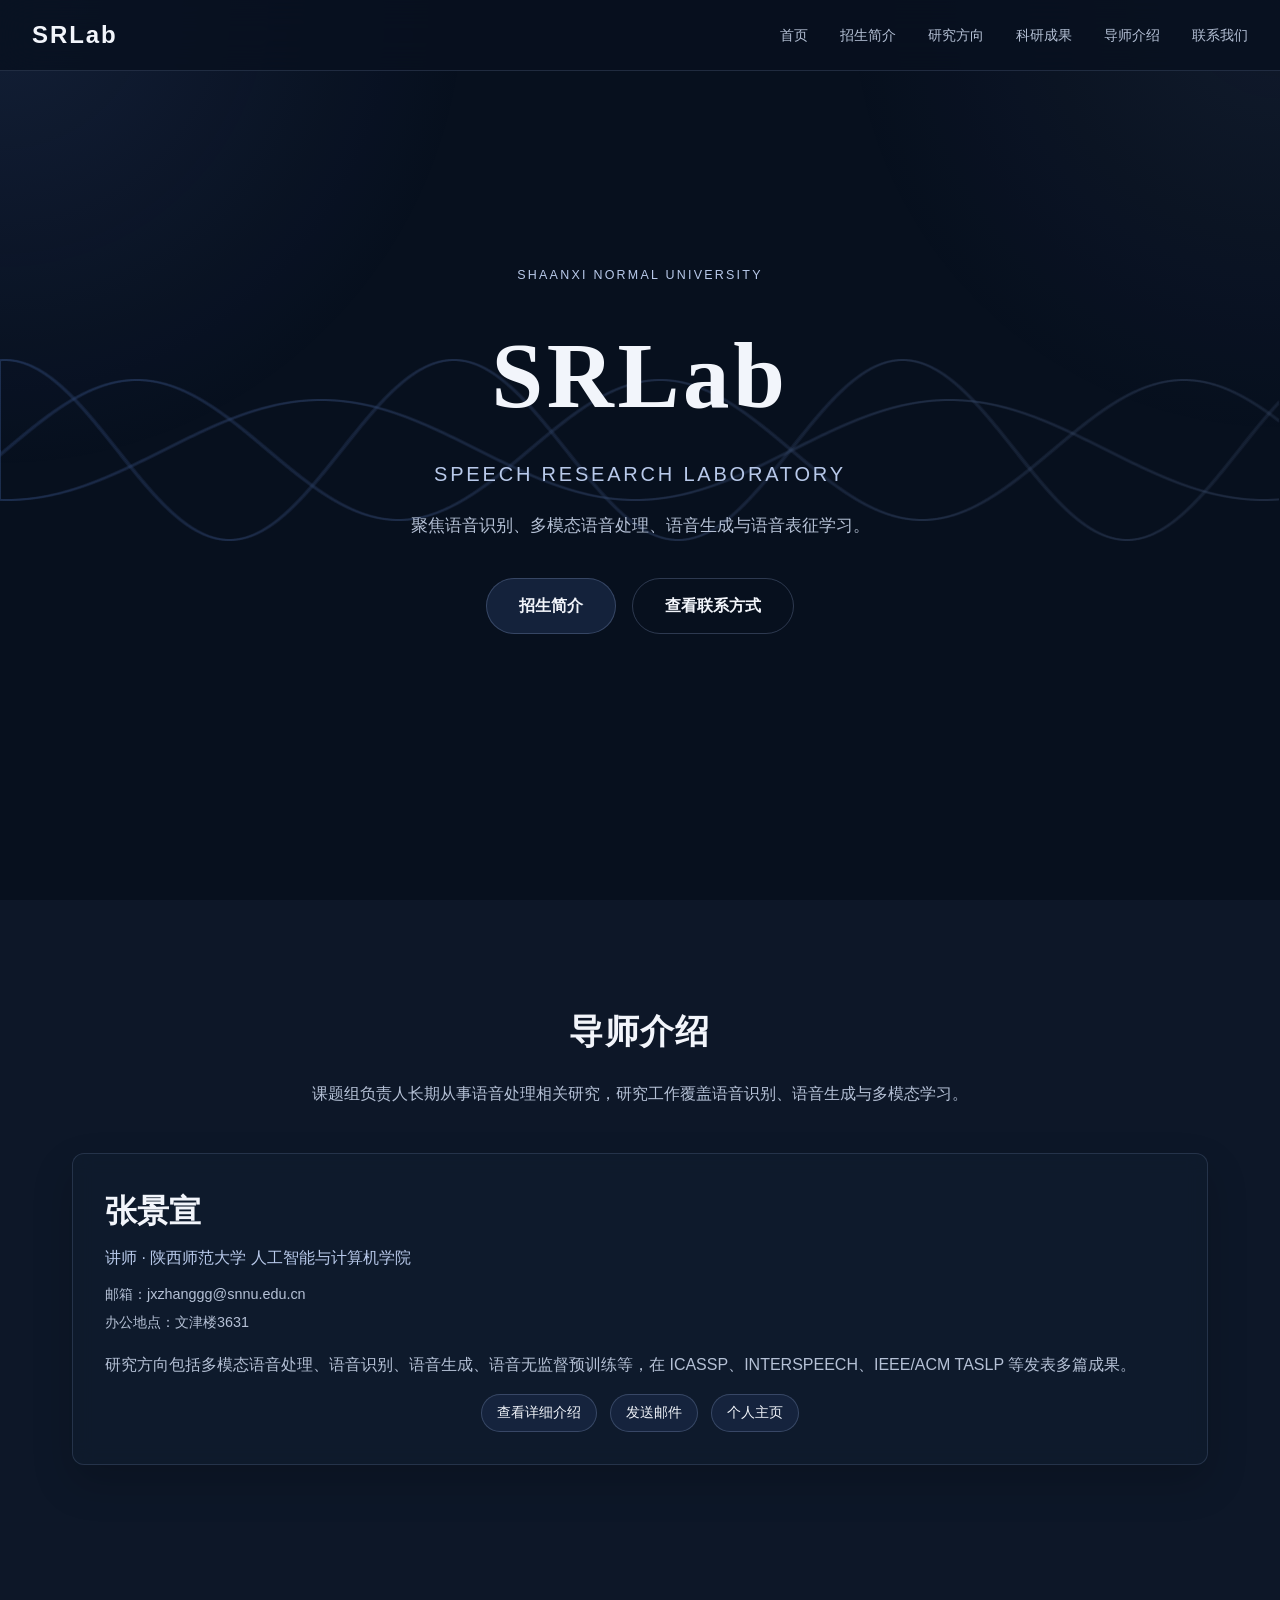
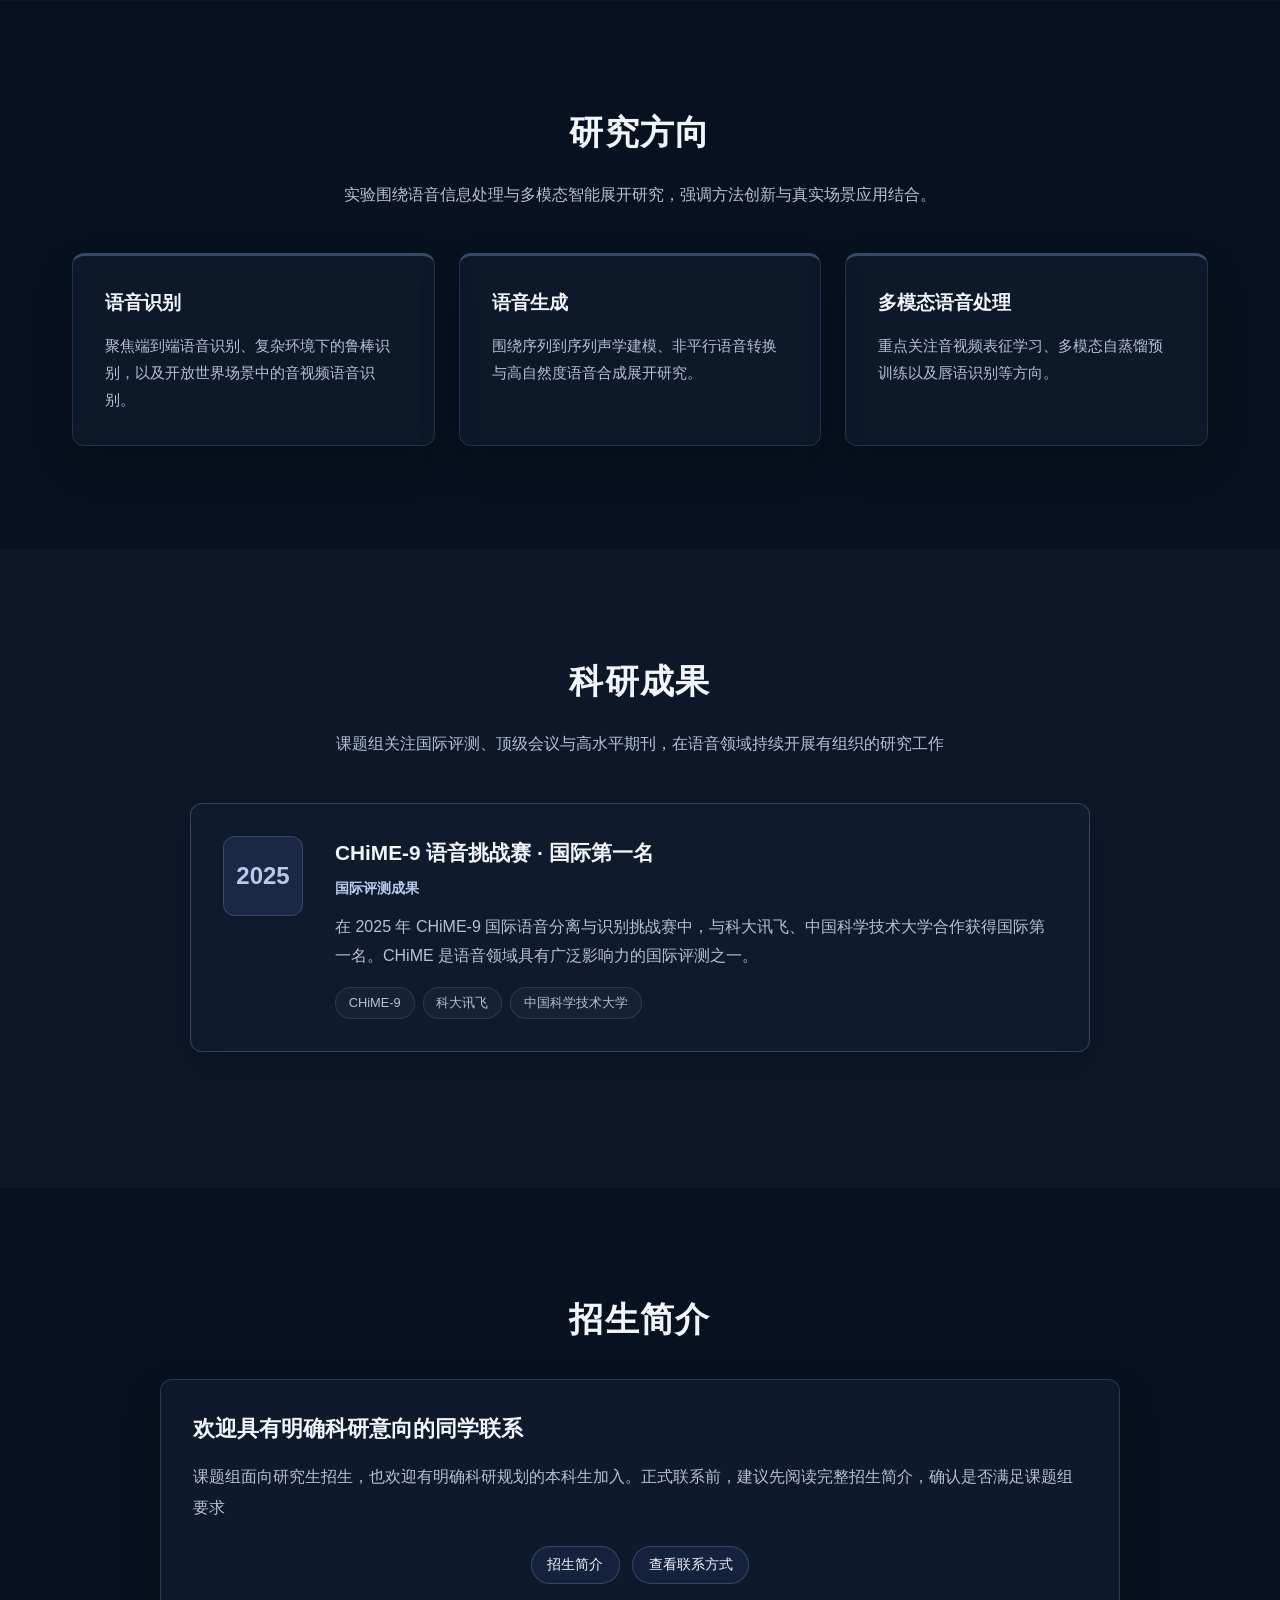
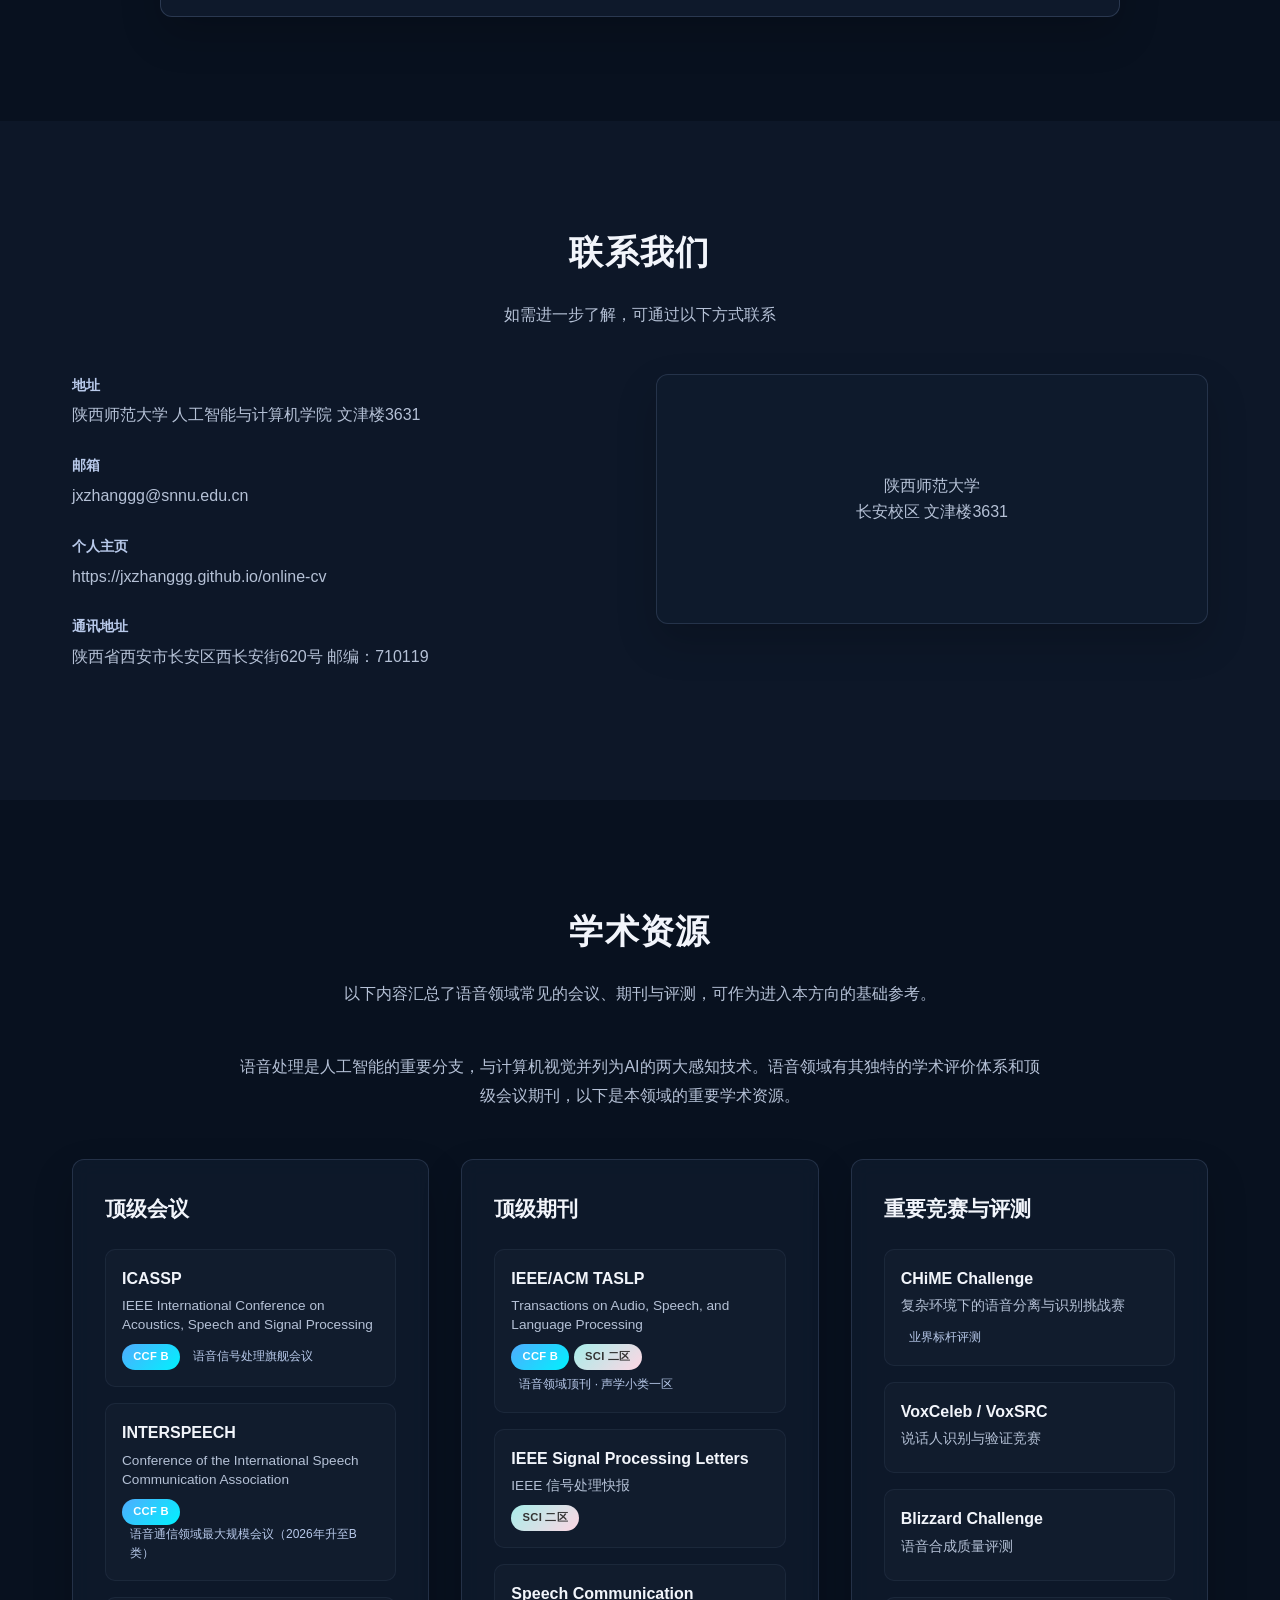
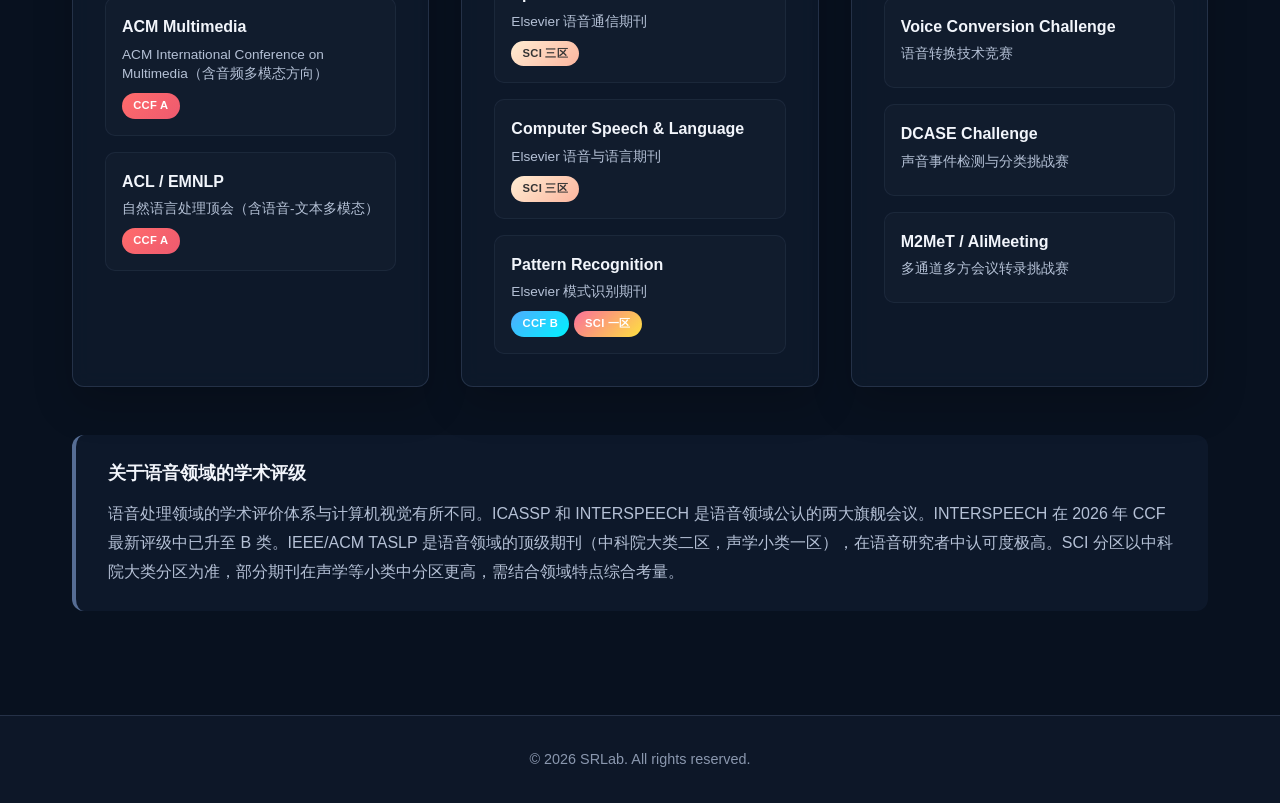
<file: index.html>
<!DOCTYPE html>
<html lang="zh-CN">
<head>
    <meta charset="UTF-8">
    <meta name="viewport" content="width=device-width, initial-scale=1.0">
    <title>SRLab - 语音识别实验室</title>
    <link rel="stylesheet" href="css/style.css">
</head>
<body>
    <nav class="navbar" id="navbar">
        <div class="nav-brand">SRLab</div>
        <button class="nav-toggle" id="navToggle" aria-label="Toggle navigation">
            <span></span><span></span><span></span>
        </button>
        <ul class="nav-links" id="navLinks">
            <li><a href="index.html">首页</a></li>
            <li><a href="admissions.html">招生简介</a></li>
            <li><a href="index.html#research">研究方向</a></li>
            <li><a href="index.html#achievements">科研成果</a></li>
            <li><a href="advisor.html">导师介绍</a></li>
            <li><a href="index.html#contact">联系我们</a></li>
        </ul>
    </nav>

    <section class="hero" id="home">
        <canvas id="waveCanvas"></canvas>
        <div class="hero-content">
            <p class="hero-kicker">Shaanxi Normal University</p>
            <h1 class="hero-title">SRLab</h1>
            <p class="hero-subtitle">Speech Research Laboratory</p>
            <p class="hero-desc">聚焦语音识别、多模态语音处理、语音生成与语音表征学习。</p>
            <div class="hero-actions">
                <a href="admissions.html" class="hero-btn">招生简介</a>
                <a href="#contact" class="hero-btn hero-btn-secondary">查看联系方式</a>
            </div>
        </div>
    </section>

    <section class="section section-alt" id="advisor-overview">
        <div class="container">
            <h2 class="section-title">导师介绍</h2>
            <p class="section-intro">课题组负责人长期从事语音处理相关研究，研究工作覆盖语音识别、语音生成与多模态学习。</p>
            <div class="advisor-profile">
                <div class="advisor-info">
                    <div class="advisor-detail">
                        <h2>张景宣</h2>
                        <p class="advisor-title">讲师 · 陕西师范大学 人工智能与计算机学院</p>
                        <div class="advisor-meta">
                            <span>邮箱：jxzhanggg@snnu.edu.cn</span>
                            <span>办公地点：文津楼3631</span>
                        </div>
                        <p class="advisor-summary">研究方向包括多模态语音处理、语音识别、语音生成、语音无监督预训练等，在 ICASSP、INTERSPEECH、IEEE/ACM TASLP 等发表多篇成果。</p>
                        <div class="member-links">
                            <a href="advisor.html">查看详细介绍</a>
                            <a href="mailto:jxzhanggg@snnu.edu.cn">发送邮件</a>
                            <a href="https://jxzhanggg.github.io/online-cv" target="_blank">个人主页</a>
                        </div>
                    </div>
                </div>
            </div>
        </div>
    </section>

    <section class="section" id="research">
        <div class="container">
            <h2 class="section-title">研究方向</h2>
            <p class="section-intro">实验围绕语音信息处理与多模态智能展开研究，强调方法创新与真实场景应用结合。</p>
            <div class="research-grid">
                <div class="card">
                    <h3>语音识别</h3>
                    <p>聚焦端到端语音识别、复杂环境下的鲁棒识别，以及开放世界场景中的音视频语音识别。</p>
                </div>
                <div class="card">
                    <h3>语音生成</h3>
                    <p>围绕序列到序列声学建模、非平行语音转换与高自然度语音合成展开研究。</p>
                </div>
                <div class="card">
                    <h3>多模态语音处理</h3>
                    <p>重点关注音视频表征学习、多模态自蒸馏预训练以及唇语识别等方向。</p>
                </div>
            </div>
        </div>
    </section>

    <section class="section section-alt" id="achievements">
        <div class="container">
            <h2 class="section-title">科研成果</h2>
            <p class="section-intro">课题组关注国际评测、顶级会议与高水平期刊，在语音领域持续开展有组织的研究工作</p>
            <div class="achievement-list">
                <div class="achievement-item highlight">
                    <div class="achievement-badge">2025</div>
                    <div class="achievement-content">
                        <h3>CHiME-9 语音挑战赛 · 国际第一名</h3>
                        <p class="achievement-year">国际评测成果</p>
                        <p class="achievement-desc">在 2025 年 CHiME-9 国际语音分离与识别挑战赛中，与科大讯飞、中国科学技术大学合作获得国际第一名。CHiME 是语音领域具有广泛影响力的国际评测之一。</p>
                        <div class="achievement-tags">
                            <span>CHiME-9</span>
                            <span>科大讯飞</span>
                            <span>中国科学技术大学</span>
                        </div>
                    </div>
                </div>
            </div>
        </div>
    </section>

    <section class="section" id="admissions-overview">
        <div class="container">
            <h2 class="section-title">招生简介</h2>
            <div class="admission-highlight">
                <h3>欢迎具有明确科研意向的同学联系</h3>
                <p>课题组面向研究生招生，也欢迎有明确科研规划的本科生加入。正式联系前，建议先阅读完整招生简介，确认是否满足课题组要求</p>
                <div class="member-links section-links">
                    <a href="admissions.html">招生简介</a>
                    <a href="#contact">查看联系方式</a>
                </div>
            </div>
        </div>
    </section>

    <section class="section section-alt" id="contact">
        <div class="container">
            <h2 class="section-title">联系我们</h2>
            <p class="section-intro">如需进一步了解，可通过以下方式联系</p>
            <div class="contact-grid">
                <div class="contact-info">
                    <div class="contact-item">
                        <span class="contact-label">地址</span>
                        <p>陕西师范大学 人工智能与计算机学院 文津楼3631</p>
                    </div>
                    <div class="contact-item">
                        <span class="contact-label">邮箱</span>
                        <p>jxzhanggg@snnu.edu.cn</p>
                    </div>
                    <div class="contact-item">
                        <span class="contact-label">个人主页</span>
                        <p><a href="https://jxzhanggg.github.io/online-cv" target="_blank">https://jxzhanggg.github.io/online-cv</a></p>
                    </div>
                    <div class="contact-item">
                        <span class="contact-label">通讯地址</span>
                        <p>陕西省西安市长安区西长安街620号 邮编：710119</p>
                    </div>
                </div>
                <div class="contact-map">
                    <div class="map-placeholder">陕西师范大学<br>长安校区 文津楼3631</div>
                </div>
            </div>
        </div>
    </section>

    <section class="section" id="resources">
        <div class="container">
            <h2 class="section-title">学术资源</h2>
            <p class="section-intro">以下内容汇总了语音领域常见的会议、期刊与评测，可作为进入本方向的基础参考。</p>
            <div class="resources-intro">
                <p>语音处理是人工智能的重要分支，与计算机视觉并列为AI的两大感知技术。语音领域有其独特的学术评价体系和顶级会议期刊，以下是本领域的重要学术资源。</p>
            </div>

            <div class="resources-grid">
                <div class="resource-category">
                    <h3>顶级会议</h3>
                    <div class="resource-list">
                        <div class="resource-item">
                            <div class="resource-name">ICASSP</div>
                            <div class="resource-desc">IEEE International Conference on Acoustics, Speech and Signal Processing</div>
                            <span class="pub-badge ccf-b">CCF B</span>
                            <span class="resource-note">语音信号处理旗舰会议</span>
                        </div>
                        <div class="resource-item">
                            <div class="resource-name">INTERSPEECH</div>
                            <div class="resource-desc">Conference of the International Speech Communication Association</div>
                            <span class="pub-badge ccf-b">CCF B</span>
                            <span class="resource-note">语音通信领域最大规模会议（2026年升至B类）</span>
                        </div>
                        <div class="resource-item">
                            <div class="resource-name">ACM Multimedia</div>
                            <div class="resource-desc">ACM International Conference on Multimedia（含音频多模态方向）</div>
                            <span class="pub-badge ccf-a">CCF A</span>
                        </div>
                        <div class="resource-item">
                            <div class="resource-name">ACL / EMNLP</div>
                            <div class="resource-desc">自然语言处理顶会（含语音-文本多模态）</div>
                            <span class="pub-badge ccf-a">CCF A</span>
                        </div>
                    </div>
                </div>

                <div class="resource-category">
                    <h3>顶级期刊</h3>
                    <div class="resource-list">
                        <div class="resource-item">
                            <div class="resource-name">IEEE/ACM TASLP</div>
                            <div class="resource-desc">Transactions on Audio, Speech, and Language Processing</div>
                            <span class="pub-badge ccf-b">CCF B</span>
                            <span class="pub-badge sci-2">SCI 二区</span>
                            <span class="resource-note">语音领域顶刊 · 声学小类一区</span>
                        </div>
                        <div class="resource-item">
                            <div class="resource-name">IEEE Signal Processing Letters</div>
                            <div class="resource-desc">IEEE 信号处理快报</div>
                            <span class="pub-badge sci-2">SCI 二区</span>
                        </div>
                        <div class="resource-item">
                            <div class="resource-name">Speech Communication</div>
                            <div class="resource-desc">Elsevier 语音通信期刊</div>
                            <span class="pub-badge sci-3">SCI 三区</span>
                        </div>
                        <div class="resource-item">
                            <div class="resource-name">Computer Speech & Language</div>
                            <div class="resource-desc">Elsevier 语音与语言期刊</div>
                            <span class="pub-badge sci-3">SCI 三区</span>
                        </div>
                        <div class="resource-item">
                            <div class="resource-name">Pattern Recognition</div>
                            <div class="resource-desc">Elsevier 模式识别期刊</div>
                            <span class="pub-badge ccf-b">CCF B</span>
                            <span class="pub-badge sci-1">SCI 一区</span>
                        </div>
                    </div>
                </div>

                <div class="resource-category">
                    <h3>重要竞赛与评测</h3>
                    <div class="resource-list">
                        <div class="resource-item">
                            <div class="resource-name">CHiME Challenge</div>
                            <div class="resource-desc">复杂环境下的语音分离与识别挑战赛</div>
                            <span class="resource-note">业界标杆评测</span>
                        </div>
                        <div class="resource-item">
                            <div class="resource-name">VoxCeleb / VoxSRC</div>
                            <div class="resource-desc">说话人识别与验证竞赛</div>
                        </div>
                        <div class="resource-item">
                            <div class="resource-name">Blizzard Challenge</div>
                            <div class="resource-desc">语音合成质量评测</div>
                        </div>
                        <div class="resource-item">
                            <div class="resource-name">Voice Conversion Challenge</div>
                            <div class="resource-desc">语音转换技术竞赛</div>
                        </div>
                        <div class="resource-item">
                            <div class="resource-name">DCASE Challenge</div>
                            <div class="resource-desc">声音事件检测与分类挑战赛</div>
                        </div>
                        <div class="resource-item">
                            <div class="resource-name">M2MeT / AliMeeting</div>
                            <div class="resource-desc">多通道多方会议转录挑战赛</div>
                        </div>
                    </div>
                </div>
            </div>

            <div class="resources-note">
                <h4>关于语音领域的学术评级</h4>
                <p>语音处理领域的学术评价体系与计算机视觉有所不同。ICASSP 和 INTERSPEECH 是语音领域公认的两大旗舰会议。INTERSPEECH 在 2026 年 CCF 最新评级中已升至 B 类。IEEE/ACM TASLP 是语音领域的顶级期刊（中科院大类二区，声学小类一区），在语音研究者中认可度极高。SCI 分区以中科院大类分区为准，部分期刊在声学等小类中分区更高，需结合领域特点综合考量。</p>
            </div>
        </div>
    </section>

    <footer class="footer">
        <p>&copy; 2026 SRLab. All rights reserved.</p>
    </footer>

    <script src="js/main.js"></script>
</body>
</html>
</file>
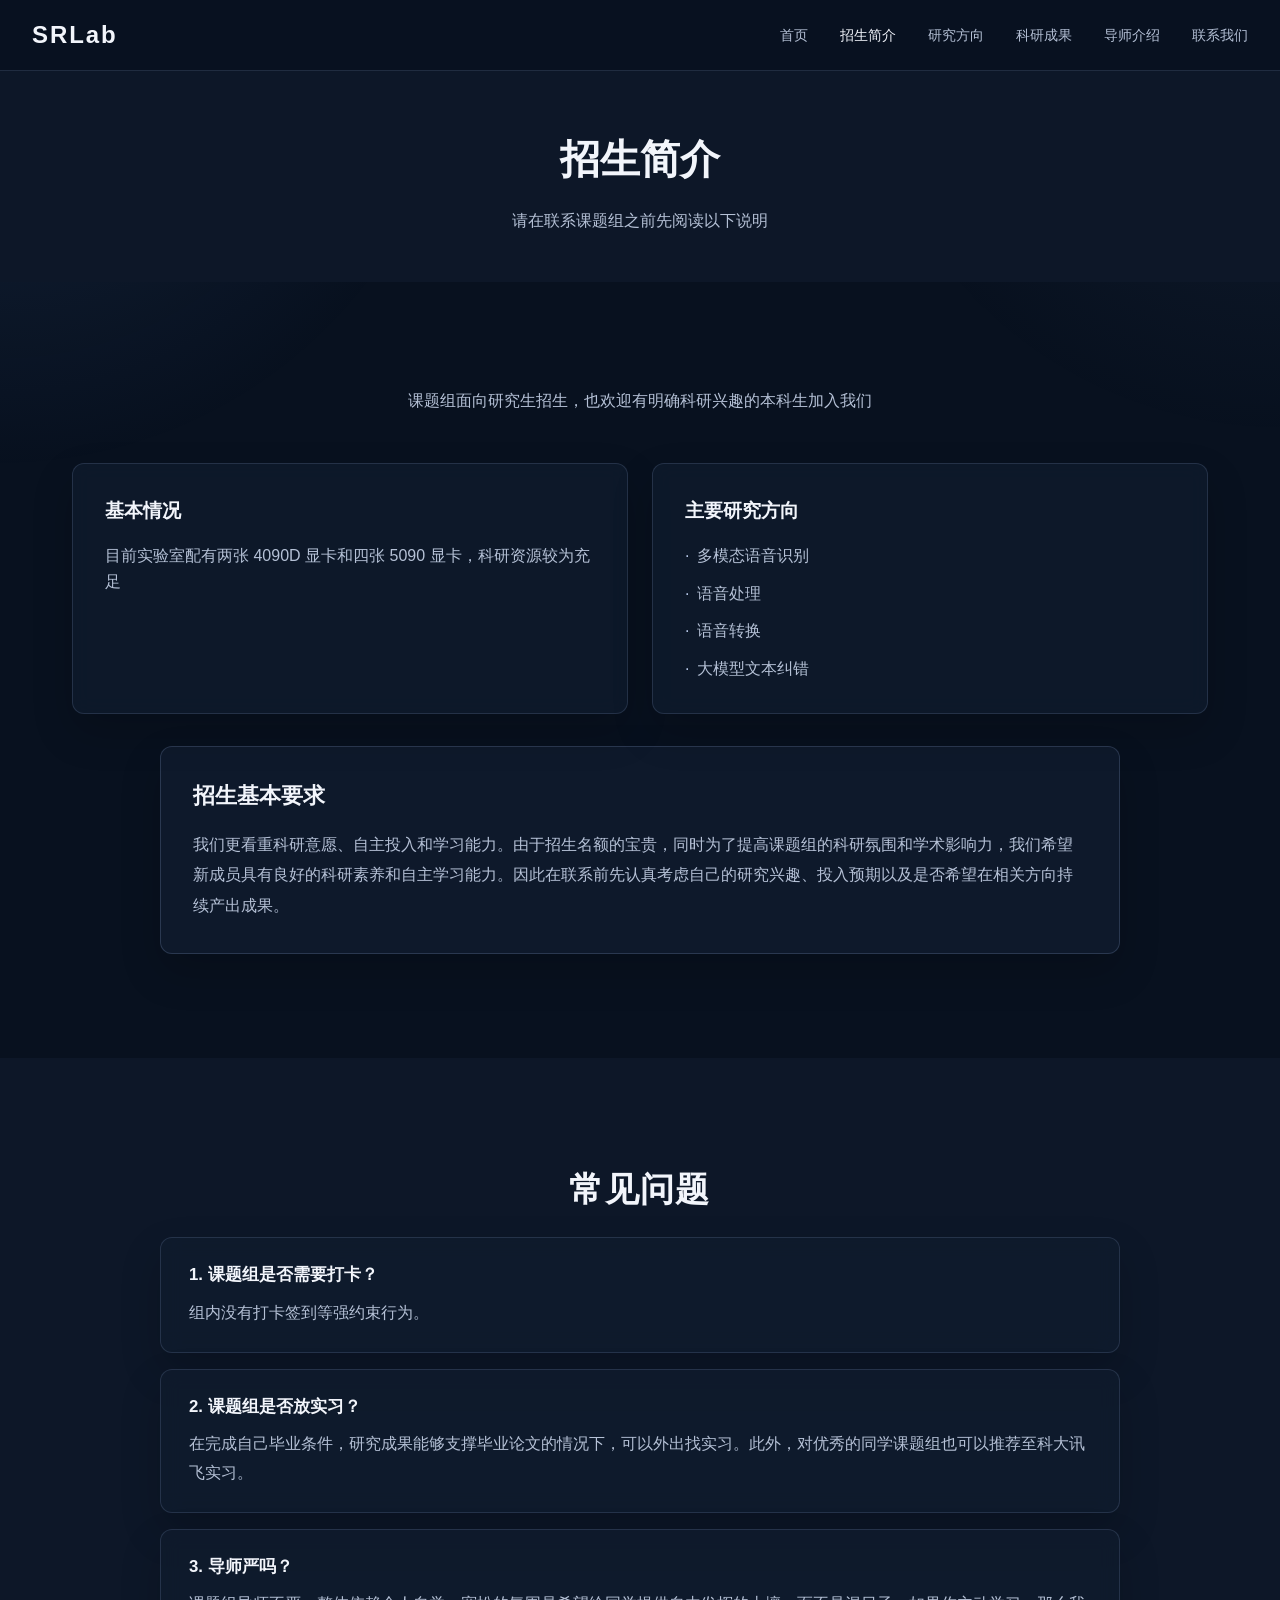
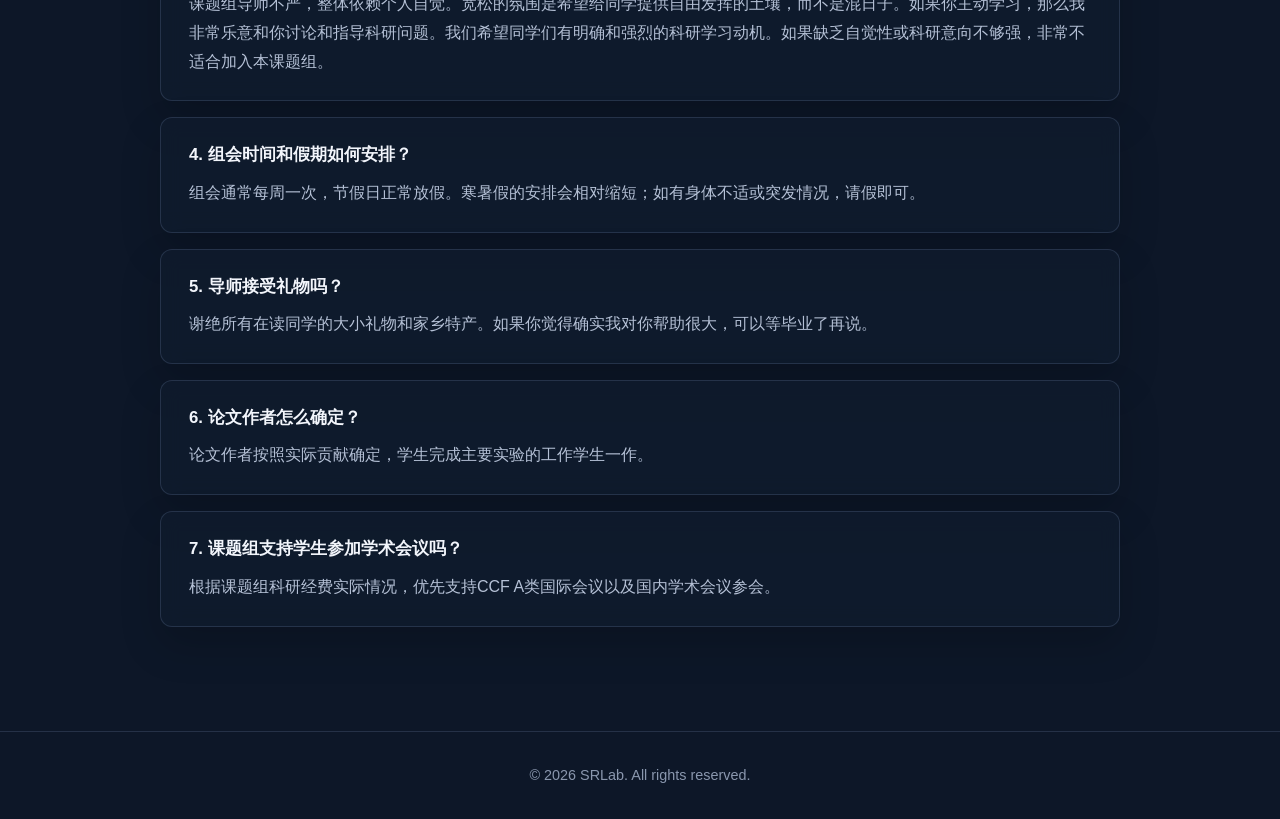
<file: admissions.html>
<!DOCTYPE html>
<html lang="zh-CN">
<head>
    <meta charset="UTF-8">
    <meta name="viewport" content="width=device-width, initial-scale=1.0">
    <title>招生简介 - SRLab</title>
    <link rel="stylesheet" href="css/style.css">
</head>
<body>
    <nav class="navbar" id="navbar">
        <div class="nav-brand">SRLab</div>
        <button class="nav-toggle" id="navToggle" aria-label="Toggle navigation">
            <span></span><span></span><span></span>
        </button>
        <ul class="nav-links" id="navLinks">
            <li><a href="index.html">首页</a></li>
            <li><a href="admissions.html">招生简介</a></li>
            <li><a href="index.html#research">研究方向</a></li>
            <li><a href="index.html#achievements">科研成果</a></li>
            <li><a href="advisor.html">导师介绍</a></li>
            <li><a href="index.html#contact">联系我们</a></li>
        </ul>
    </nav>

    <div class="page-header">
        <h1>招生简介</h1>
        <p>请在联系课题组之前先阅读以下说明</p>
    </div>

    <section class="section">
        <div class="container">
            <p class="section-lead">课题组面向研究生招生，也欢迎有明确科研兴趣的本科生加入我们</p>

            <div class="admission-grid">
                <div class="admission-card">
                    <h3>基本情况</h3>
                    <p>目前实验室配有两张 4090D 显卡和四张 5090 显卡，科研资源较为充足</p>
                </div>
                <div class="admission-card">
                    <h3>主要研究方向</h3>
                    <ul>
                        <li>多模态语音识别</li>
                        <li>语音处理</li>
                        <li>语音转换</li>
                        <li>大模型文本纠错</li>
                    </ul>
                </div>
            </div>

            <div class="admission-highlight">
                <h3>招生基本要求</h3>
                <p>我们更看重科研意愿、自主投入和学习能力。由于招生名额的宝贵，同时为了提高课题组的科研氛围和学术影响力，我们希望新成员具有良好的科研素养和自主学习能力。因此在联系前先认真考虑自己的研究兴趣、投入预期以及是否希望在相关方向持续产出成果。</p>
            </div>
        </div>
    </section>

    <section class="section section-alt">
        <div class="container">
            <h2 class="section-title">常见问题</h2>
            <div class="faq-list">
                <div class="faq-item">
                    <h3>1. 课题组是否需要打卡？</h3>
                    <p>组内没有打卡签到等强约束行为。</p>
                </div>
                <div class="faq-item">
                    <h3>2. 课题组是否放实习？</h3>
                    <p>在完成自己毕业条件，研究成果能够支撑毕业论文的情况下，可以外出找实习。此外，对优秀的同学课题组也可以推荐至科大讯飞实习。</p>
                </div>
                <div class="faq-item">
                    <h3>3. 导师严吗？</h3>
                    <p>课题组导师不严，整体依赖个人自觉。宽松的氛围是希望给同学提供自由发挥的土壤，而不是混日子。如果你主动学习，那么我非常乐意和你讨论和指导科研问题。我们希望同学们有明确和强烈的科研学习动机。如果缺乏自觉性或科研意向不够强，非常不适合加入本课题组。</p>
                </div>
                <div class="faq-item">
                    <h3>4. 组会时间和假期如何安排？</h3>
                    <p>组会通常每周一次，节假日正常放假。寒暑假的安排会相对缩短；如有身体不适或突发情况，请假即可。</p>
                </div>
                <div class="faq-item">
                    <h3>5. 导师接受礼物吗？</h3>
                    <p>谢绝所有在读同学的大小礼物和家乡特产。如果你觉得确实我对你帮助很大，可以等毕业了再说。</p>
                </div>
                <div class="faq-item">
                    <h3>6. 论文作者怎么确定？</h3>
                    <p>论文作者按照实际贡献确定，学生完成主要实验的工作学生一作。</p>
                </div>
                <div class="faq-item">
                    <h3>7. 课题组支持学生参加学术会议吗？</h3>
                    <p>根据课题组科研经费实际情况，优先支持CCF A类国际会议以及国内学术会议参会。</p>
                </div>
            </div>
        </div>
    </section>

    <footer class="footer">
        <p>&copy; 2026 SRLab. All rights reserved.</p>
    </footer>

    <script src="js/main.js"></script>
</body>
</html>
</file>
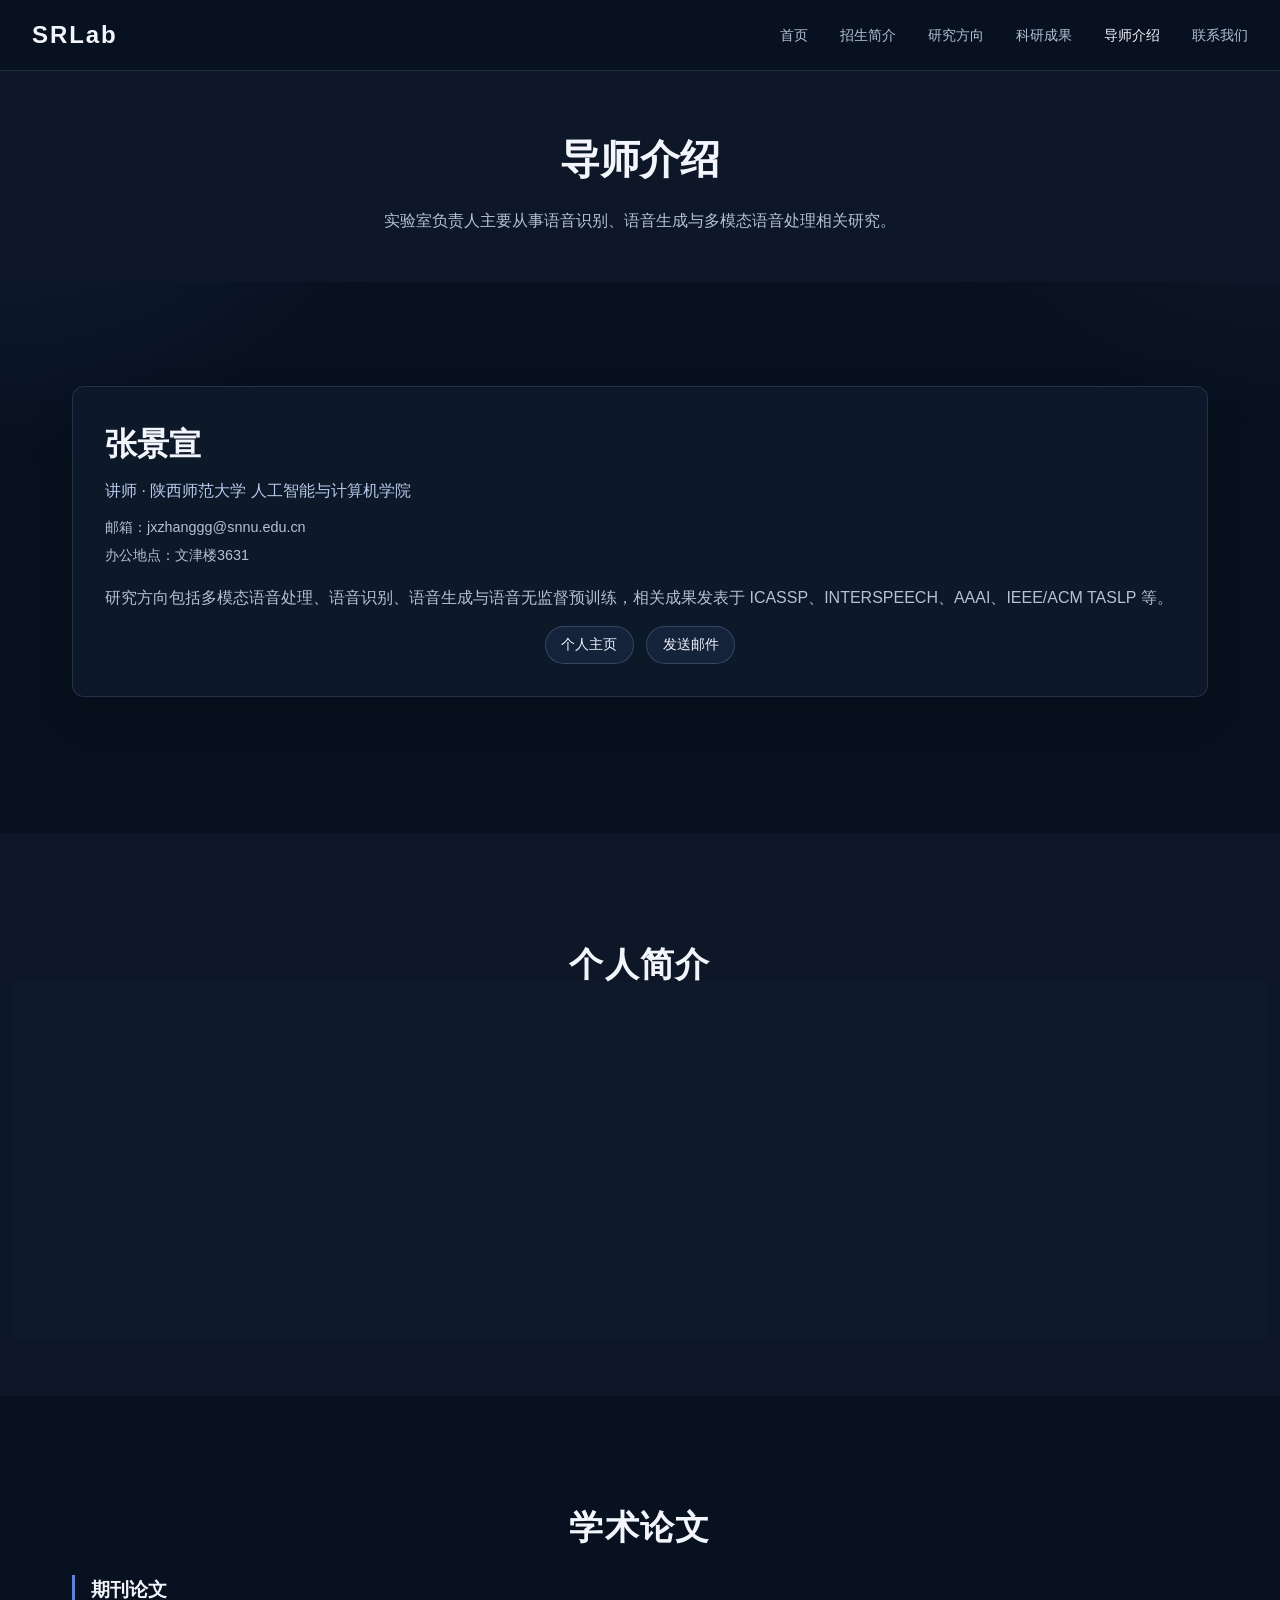
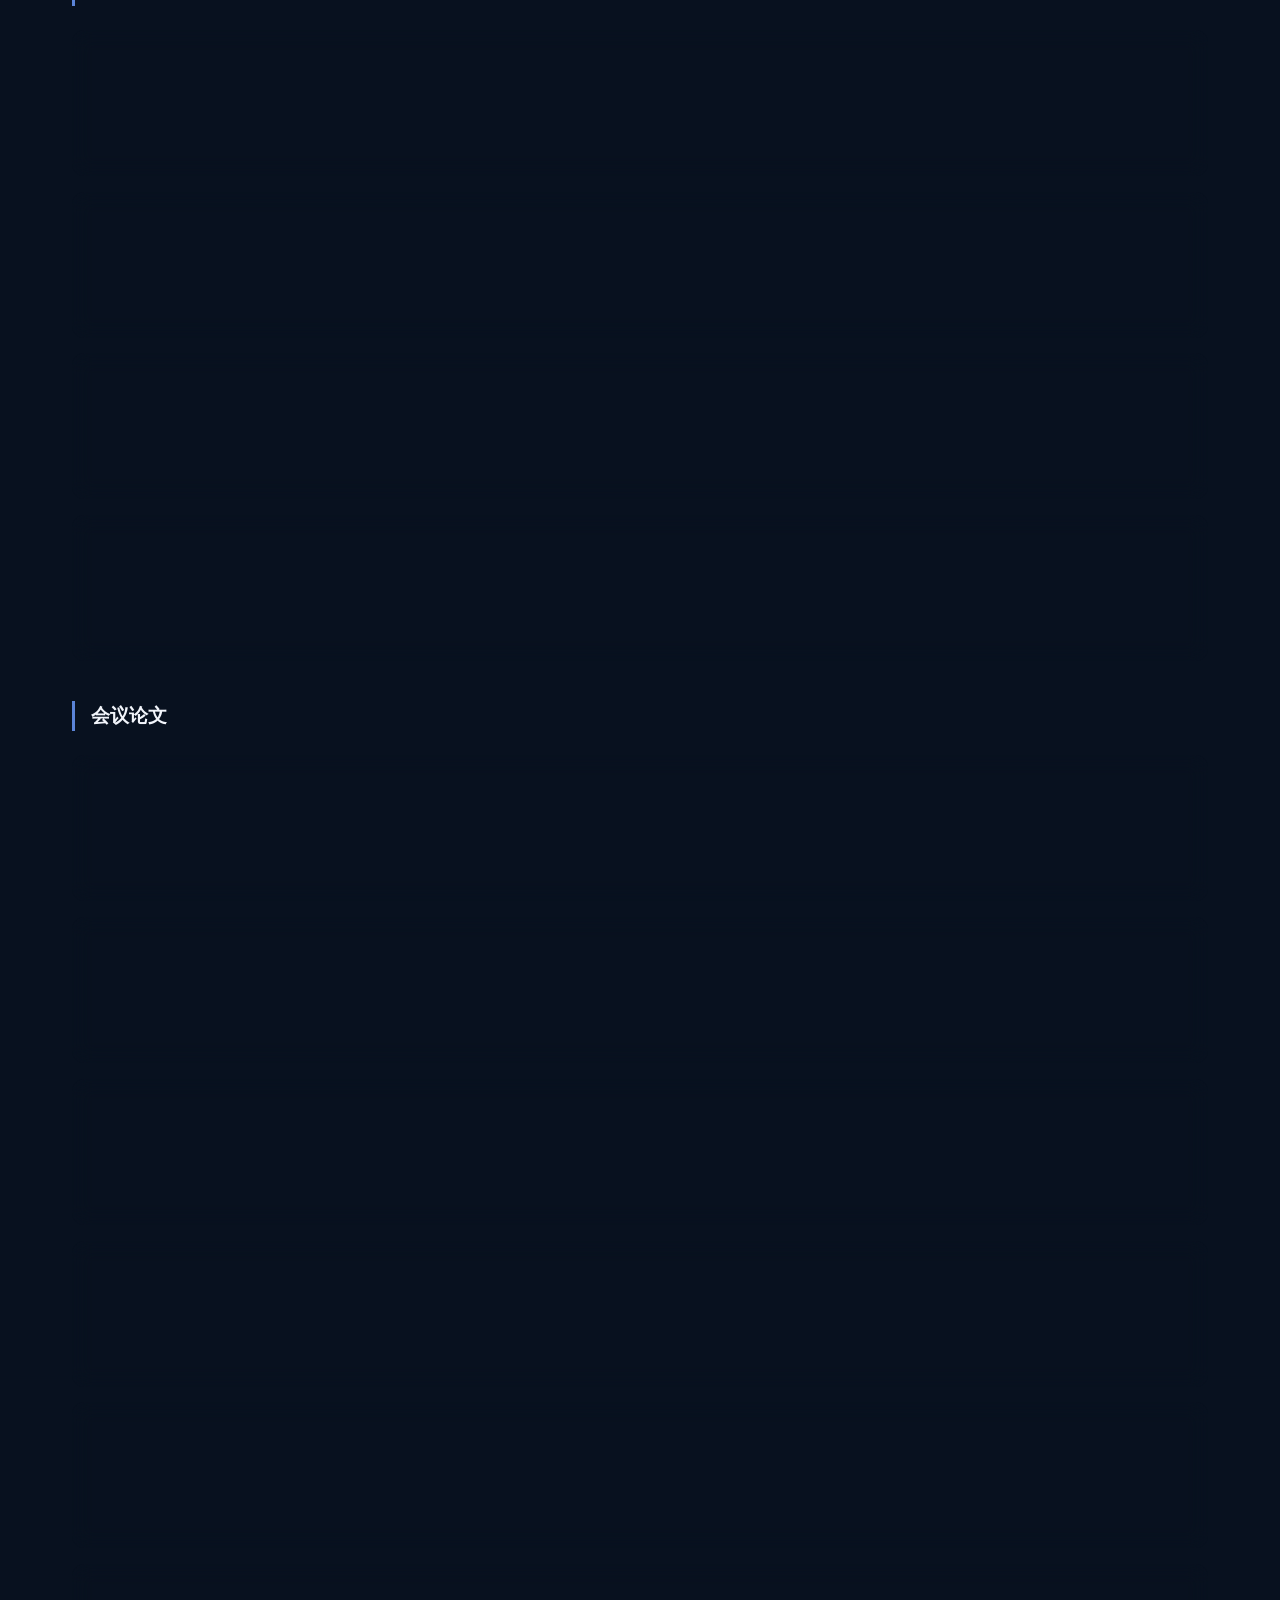
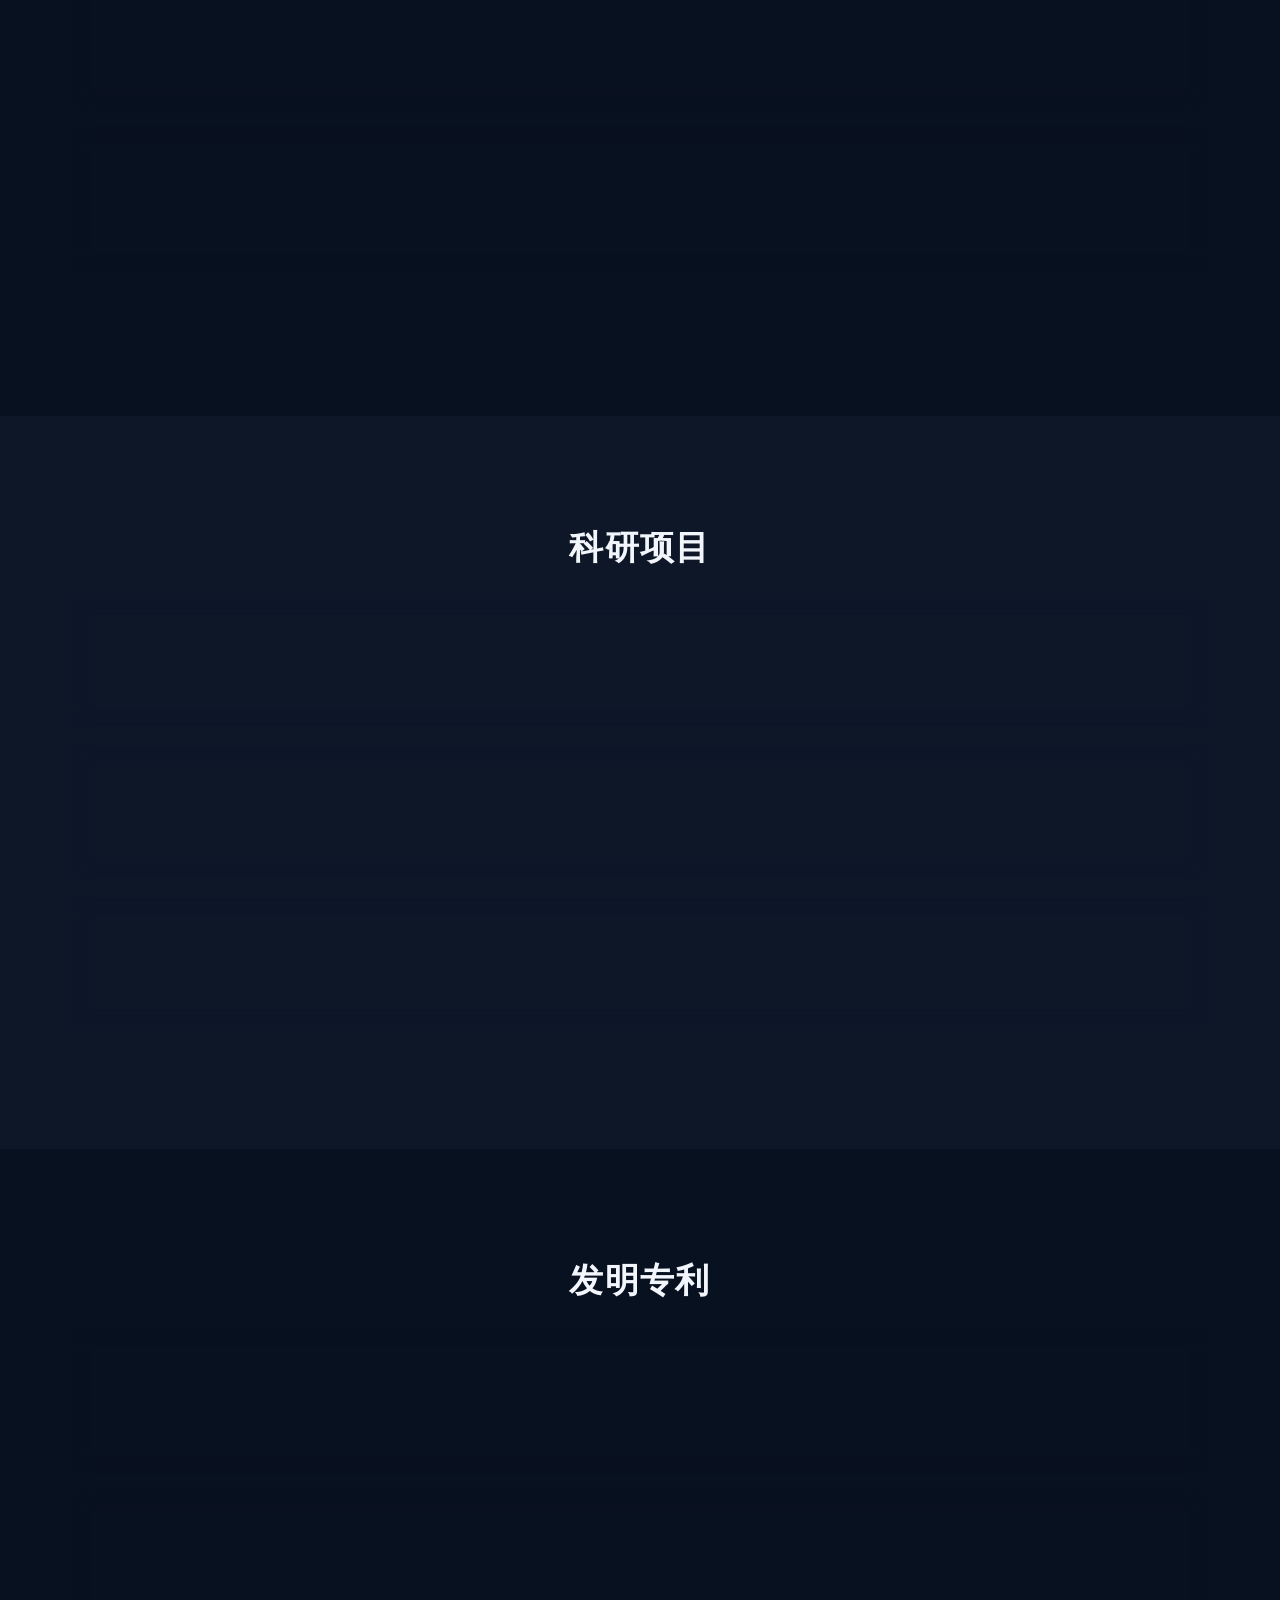
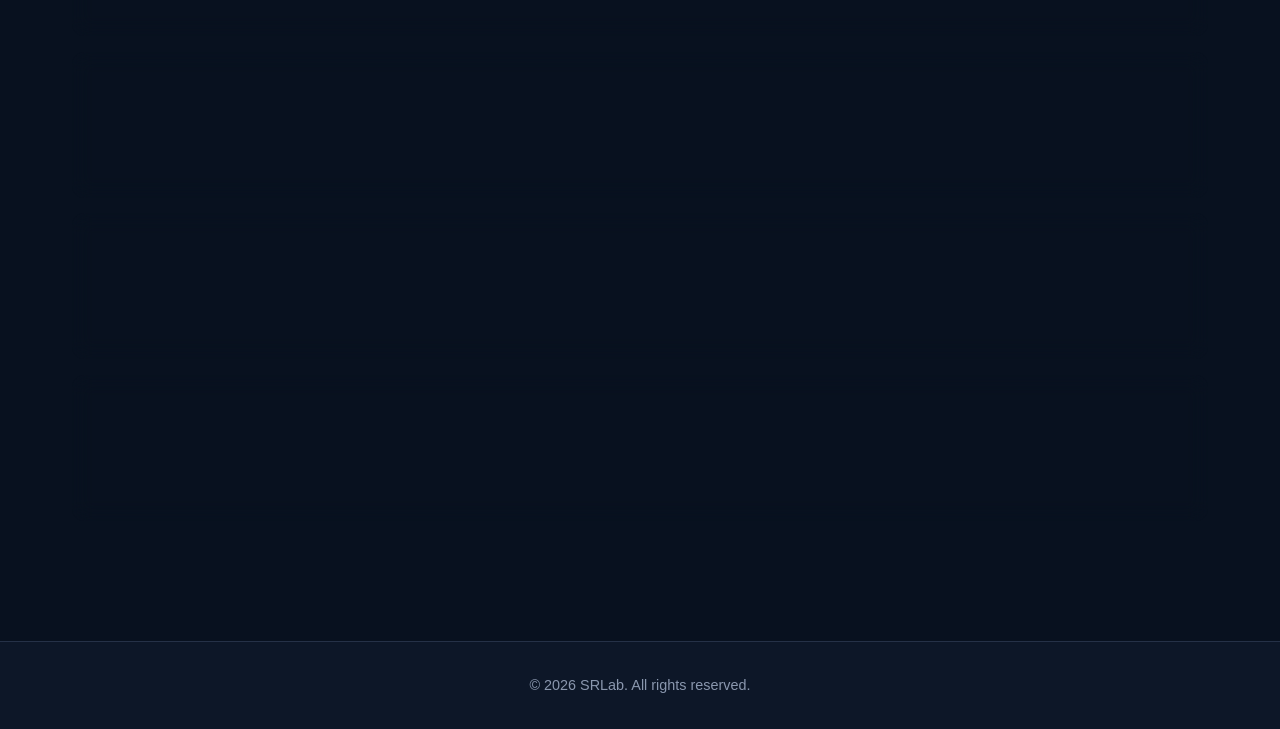
<file: advisor.html>
<!DOCTYPE html>
<html lang="zh-CN">
<head>
    <meta charset="UTF-8">
    <meta name="viewport" content="width=device-width, initial-scale=1.0">
    <title>导师介绍 - SRLab</title>
    <link rel="stylesheet" href="css/style.css">
</head>
<body>
    <nav class="navbar" id="navbar">
        <div class="nav-brand">SRLab</div>
        <button class="nav-toggle" id="navToggle" aria-label="Toggle navigation">
            <span></span><span></span><span></span>
        </button>
        <ul class="nav-links" id="navLinks">
            <li><a href="index.html">首页</a></li>
            <li><a href="admissions.html">招生简介</a></li>
            <li><a href="index.html#research">研究方向</a></li>
            <li><a href="index.html#achievements">科研成果</a></li>
            <li><a href="advisor.html">导师介绍</a></li>
            <li><a href="index.html#contact">联系我们</a></li>
        </ul>
    </nav>

    <div class="page-header">
        <h1>导师介绍</h1>
        <p>实验室负责人主要从事语音识别、语音生成与多模态语音处理相关研究。</p>
    </div>

    <section class="section">
        <div class="container">
            <div class="advisor-profile">
                <div class="advisor-info">
                    <div class="advisor-detail">
                        <h2>张景宣</h2>
                        <p class="advisor-title">讲师 · 陕西师范大学 人工智能与计算机学院</p>
                        <div class="advisor-meta">
                            <span>邮箱：jxzhanggg@snnu.edu.cn</span>
                            <span>办公地点：文津楼3631</span>
                        </div>
                        <p class="advisor-summary">研究方向包括多模态语音处理、语音识别、语音生成与语音无监督预训练，相关成果发表于 ICASSP、INTERSPEECH、AAAI、IEEE/ACM TASLP 等。</p>
                        <div class="member-links">
                            <a href="https://jxzhanggg.github.io/online-cv" target="_blank">个人主页</a>
                            <a href="mailto:jxzhanggg@snnu.edu.cn">发送邮件</a>
                        </div>
                    </div>
                </div>
            </div>
        </div>
    </section>

    <!-- PLACEHOLDER_BIO -->

    <section class="section section-alt">
        <div class="container">
            <h2 class="section-title">个人简介</h2>
            <div class="team-intro">
                <p>张景宣，2016年本科毕业于中国科学技术大学少年班学院，电子信息工程专业。2021年毕业于中国科学技术大学，获得信息与通信工程专业博士学位。2020年在英国爱丁堡大学语音研究中心进行联合培养。2021年至2023年在中国科学技术大学和科大讯飞联合博士后工作站工作。2023年7月起担任陕西师范大学讲师。</p>
                <p>在语音领域高水平国际会议 ICASSP、INTERSPEECH 和国际期刊 IEEE/ACM TASLP 等上已发表十余篇论文。研究方向包括多模态语音处理、语音识别、语音生成、语音无监督预训练等。</p>
            </div>
        </div>
    </section>

    <section class="section">
        <div class="container">
            <h2 class="section-title">学术论文</h2>
            <div class="pub-category">
                <h4>期刊论文</h4>
                <ul class="pub-list">
                    <li class="pub-item">
                        <div class="pub-main">
                            <a class="pub-title" href="https://scholar.google.com/scholar?q=Audio-Visual+Representation+Learning+via+Knowledge+Distillation+from+Speech+Foundation+Models" target="_blank">Audio-Visual Representation Learning via Knowledge Distillation from Speech Foundation Models</a>
                            <span class="pub-authors">Jing-Xuan Zhang, Genshun Wan, Jianqing Gao, Zhen-Hua Ling</span>
                            <div class="pub-meta">
                                <span class="pub-venue">Pattern Recognition, 2025</span>
                                <span class="pub-badge sci-1">SCI 一区</span>
                                <span class="pub-badge ccf-b">CCF B</span>
                            </div>
                        </div>
                    </li>
                    <li class="pub-item">
                        <div class="pub-main">
                            <a class="pub-title" href="https://www.sciencedirect.com/science/article/abs/pii/S095741742500363X" target="_blank">Target speaker lipreading by audio–visual self-distillation pretraining and speaker adaptation</a>
                            <span class="pub-authors">Jing-Xuan Zhang, Tingzhi Mao, Longjiang Guo, Jin Li, Lichen Zhang</span>
                            <div class="pub-meta">
                                <span class="pub-venue">Expert Systems with Applications, 2025</span>
                                <span class="pub-badge sci-1">SCI 一区</span>
                                <span class="pub-badge ccf-c">CCF C</span>
                            </div>
                        </div>
                    </li>
                    <li class="pub-item">
                        <div class="pub-main">
                            <a class="pub-title" href="https://scholar.google.com/scholar?q=Non-Parallel+Sequence-to-Sequence+Voice+Conversion+with+Disentangled+Linguistic+and+Speaker+Representations" target="_blank">Non-Parallel Sequence-to-Sequence Voice Conversion with Disentangled Linguistic and Speaker Representations</a>
                            <span class="pub-authors">Jing-Xuan Zhang, Zhen-Hua Ling, Li-Rong Dai</span>
                            <div class="pub-meta">
                                <span class="pub-venue">IEEE/ACM TASLP, 2020</span>
                                <span class="pub-badge sci-2">SCI 二区</span>
                                <span class="pub-badge ccf-b">CCF B</span>
                            </div>
                        </div>
                    </li>
                    <li class="pub-item">
                        <div class="pub-main">
                            <a class="pub-title" href="https://scholar.google.com/scholar?q=Sequence-to-Sequence+Acoustic+Modeling+for+Voice+Conversion+Zhang+Ling" target="_blank">Sequence-to-Sequence Acoustic Modeling for Voice Conversion</a>
                            <span class="pub-authors">Jing-Xuan Zhang, Zhen-Hua Ling, Li-Juan Liu, Yuan Jiang, Li-Rong Dai</span>
                            <div class="pub-meta">
                                <span class="pub-venue">IEEE/ACM TASLP, 2019</span>
                                <span class="pub-badge sci-2">SCI 二区</span>
                                <span class="pub-badge ccf-b">CCF B</span>
                            </div>
                        </div>
                    </li>
                </ul>
            </div>
            <div class="pub-category">
                <h4>会议论文</h4>
                <ul class="pub-list">
                    <li class="pub-item">
                        <div class="pub-main">
                            <a class="pub-title" href="https://scholar.google.com/scholar?q=Self-Supervised+Audio-Visual+Speech+Representations+Learning+By+Multimodal+Self-Distillation" target="_blank">Self-Supervised Audio-Visual Speech Representations Learning By Multimodal Self-Distillation</a>
                            <span class="pub-authors">Jing-Xuan Zhang, Genshun Wan, Zhen-Hua Ling, Jia Pan, Jianqing Gao, Cong Liu</span>
                            <div class="pub-meta">
                                <span class="pub-venue">ICASSP 2023</span>
                                <span class="pub-badge ccf-b">CCF B</span>
                            </div>
                        </div>
                    </li>
                    <li class="pub-item">
                        <div class="pub-main">
                            <a class="pub-title" href="https://scholar.google.com/scholar?q=Is+Lip-Region-of-Interest+Sufficient+for+Lipreading+Zhang" target="_blank">Is Lip-Region-of-Interest Sufficient for Lipreading?</a>
                            <span class="pub-authors">Jing-Xuan Zhang, Genshun Wan, Jia Pan</span>
                            <div class="pub-meta">
                                <span class="pub-venue">ACM ICMI 2022</span>
                                <span class="pub-badge ccf-b">CCF B</span>
                            </div>
                        </div>
                    </li>
                    <li class="pub-item">
                        <div class="pub-main">
                            <a class="pub-title" href="https://scholar.google.com/scholar?q=TaLNet+Voice+Reconstruction+from+Tongue+and+Lip+Articulation" target="_blank">TaLNet: Voice Reconstruction from Tongue and Lip Articulation with Transfer Learning from Text-to-Speech Synthesis</a>
                            <span class="pub-authors">Jing-Xuan Zhang, Korin Richmond, Zhen-Hua Ling, Li-Rong Dai</span>
                            <div class="pub-meta">
                                <span class="pub-venue">AAAI 2021</span>
                                <span class="pub-badge ccf-a">CCF A</span>
                            </div>
                        </div>
                    </li>
                    <li class="pub-item">
                        <div class="pub-main">
                            <a class="pub-title" href="https://scholar.google.com/scholar?q=Recognition-Synthesis+Based+Non-Parallel+Voice+Conversion+with+Adversarial+Learning" target="_blank">Recognition-Synthesis Based Non-Parallel Voice Conversion with Adversarial Learning</a>
                            <span class="pub-authors">Jing-Xuan Zhang, Zhen-Hua Ling, Li-Rong Dai</span>
                            <div class="pub-meta">
                                <span class="pub-venue">INTERSPEECH 2020</span>
                                <span class="pub-badge ccf-b">CCF B</span>
                            </div>
                        </div>
                    </li>
                    <li class="pub-item">
                        <div class="pub-main">
                            <a class="pub-title" href="https://scholar.google.com/scholar?q=Voice+Conversion+by+Cascading+Automatic+Speech+Recognition+and+Text-to-Speech+Synthesis+with+Prosody+Transfer" target="_blank">Voice Conversion by Cascading Automatic Speech Recognition and Text-to-Speech Synthesis with Prosody Transfer</a>
                            <span class="pub-authors">Jing-Xuan Zhang, Li-Juan Liu, Yan-Nian Chen, Ya-Jun Hu, Yuan Jiang, Zhen-Hua Ling, Li-Rong Dai</span>
                            <div class="pub-meta">
                                <span class="pub-venue">Blizzard Challenge & VCC Workshop 2020</span>
                            </div>
                        </div>
                    </li>
                    <li class="pub-item">
                        <div class="pub-main">
                            <a class="pub-title" href="https://scholar.google.com/scholar?q=Improving+Sequence-to-Sequence+Acoustic+Modeling+by+Adding+Text-Supervision+Zhang" target="_blank">Improving Sequence-to-Sequence Acoustic Modeling by Adding Text-Supervision</a>
                            <span class="pub-authors">Jing-Xuan Zhang, Zhen-Hua Ling, Yuan Jiang, Li-Juan Liu, Chen Liang, Li-Rong Dai</span>
                            <div class="pub-meta">
                                <span class="pub-venue">ICASSP 2019</span>
                                <span class="pub-badge ccf-b">CCF B</span>
                            </div>
                        </div>
                    </li>
                    <li class="pub-item">
                        <div class="pub-main">
                            <a class="pub-title" href="https://scholar.google.com/scholar?q=Forward+Attention+in+Sequence-to-sequence+Acoustic+Modelling+for+Speech+Synthesis" target="_blank">Forward Attention in Sequence-to-sequence Acoustic Modelling for Speech Synthesis</a>
                            <span class="pub-authors">Jing-Xuan Zhang, Zhen-Hua Ling, Li-Rong Dai</span>
                            <div class="pub-meta">
                                <span class="pub-venue">ICASSP 2018</span>
                                <span class="pub-badge ccf-b">CCF B</span>
                            </div>
                        </div>
                    </li>
                </ul>
            </div>
        </div>
    </section>

    <section class="section section-alt">
        <div class="container">
            <h2 class="section-title">科研项目</h2>
            <ul class="project-list">
                <li class="project-item">
                    <div class="project-status ongoing">在研</div>
                    <div class="project-content">
                        <h4>开放世界下鲁棒性的音视频语音识别研究</h4>
                        <p>国家自然科学基金委 · 青年科学基金项目 · 主持</p>
                        <span class="project-period">2025.01 - 2027.12</span>
                    </div>
                </li>
                <li class="project-item">
                    <div class="project-status ongoing">在研</div>
                    <div class="project-content">
                        <h4>数据稀疏条件下的个性化多模态语音识别研究</h4>
                        <p>中央高校基本科研业务费专项 · 青年教师自由探索项目 · 主持</p>
                        <span class="project-period">2025.01 - 2026.12</span>
                    </div>
                </li>
                <li class="project-item">
                    <div class="project-status finished">结项</div>
                    <div class="project-content">
                        <h4>基于大规模无监督预训练的语音表征提取方法研究与应用</h4>
                        <p>陕西省科技厅 · 重点产业创新链项目 · 主持</p>
                        <span class="project-period">2023.01 - 2024.12</span>
                    </div>
                </li>
            </ul>
        </div>
    </section>

    <section class="section">
        <div class="container">
            <h2 class="section-title">发明专利</h2>
            <ul class="patent-list">
                <li class="pub-item">
                    <div class="pub-main">
                        <span class="pub-title">一种预训练方法及相关方法和设备</span>
                        <span class="pub-authors">张景宣，万根顺，付中华，潘嘉，高建清，刘聪，胡国平，刘庆峰</span>
                        <div class="pub-meta"><span class="pub-venue">CN202310093381.1 · 2023</span></div>
                    </div>
                </li>
                <li class="pub-item">
                    <div class="pub-main">
                        <span class="pub-title">多模态语音识别方法、装置、设备及存储介质</span>
                        <span class="pub-authors">张景宣，万根顺，潘嘉，刘聪，胡国平，刘庆峰，付中华</span>
                        <div class="pub-meta"><span class="pub-venue">CN202211150783.2 · 2022</span></div>
                    </div>
                </li>
                <li class="pub-item">
                    <div class="pub-main">
                        <span class="pub-title">语音识别方法、语音识别设备及计算机可读存储介质</span>
                        <span class="pub-authors">张景宣，万根顺，高建清，刘聪，胡国平，刘庆峰，胡郁</span>
                        <div class="pub-meta"><span class="pub-venue">CN202210400143.6 · 2022</span></div>
                    </div>
                </li>
                <li class="pub-item">
                    <div class="pub-main">
                        <span class="pub-title">语音识别方法、语音识别模型的训练方法以及相关装置</span>
                        <span class="pub-authors">张景宣，万根顺，高建清，刘聪，胡国平，刘庆峰</span>
                        <div class="pub-meta"><span class="pub-venue">CN202111666006.9 · 2022</span></div>
                    </div>
                </li>
                <li class="pub-item">
                    <div class="pub-main">
                        <span class="pub-title">视频信号处理方法、装置、设备及可读存储介质</span>
                        <span class="pub-authors">张景宣，万根顺，付中华，潘嘉，高建清，刘聪，胡国平，刘庆峰</span>
                        <div class="pub-meta"><span class="pub-venue">CN202211570582.8 · 2022</span></div>
                    </div>
                </li>
            </ul>
        </div>
    </section>

    <footer class="footer">
        <p>&copy; 2026 SRLab. All rights reserved.</p>
    </footer>

    <script src="js/main.js"></script>
</body>
</html>
</file>
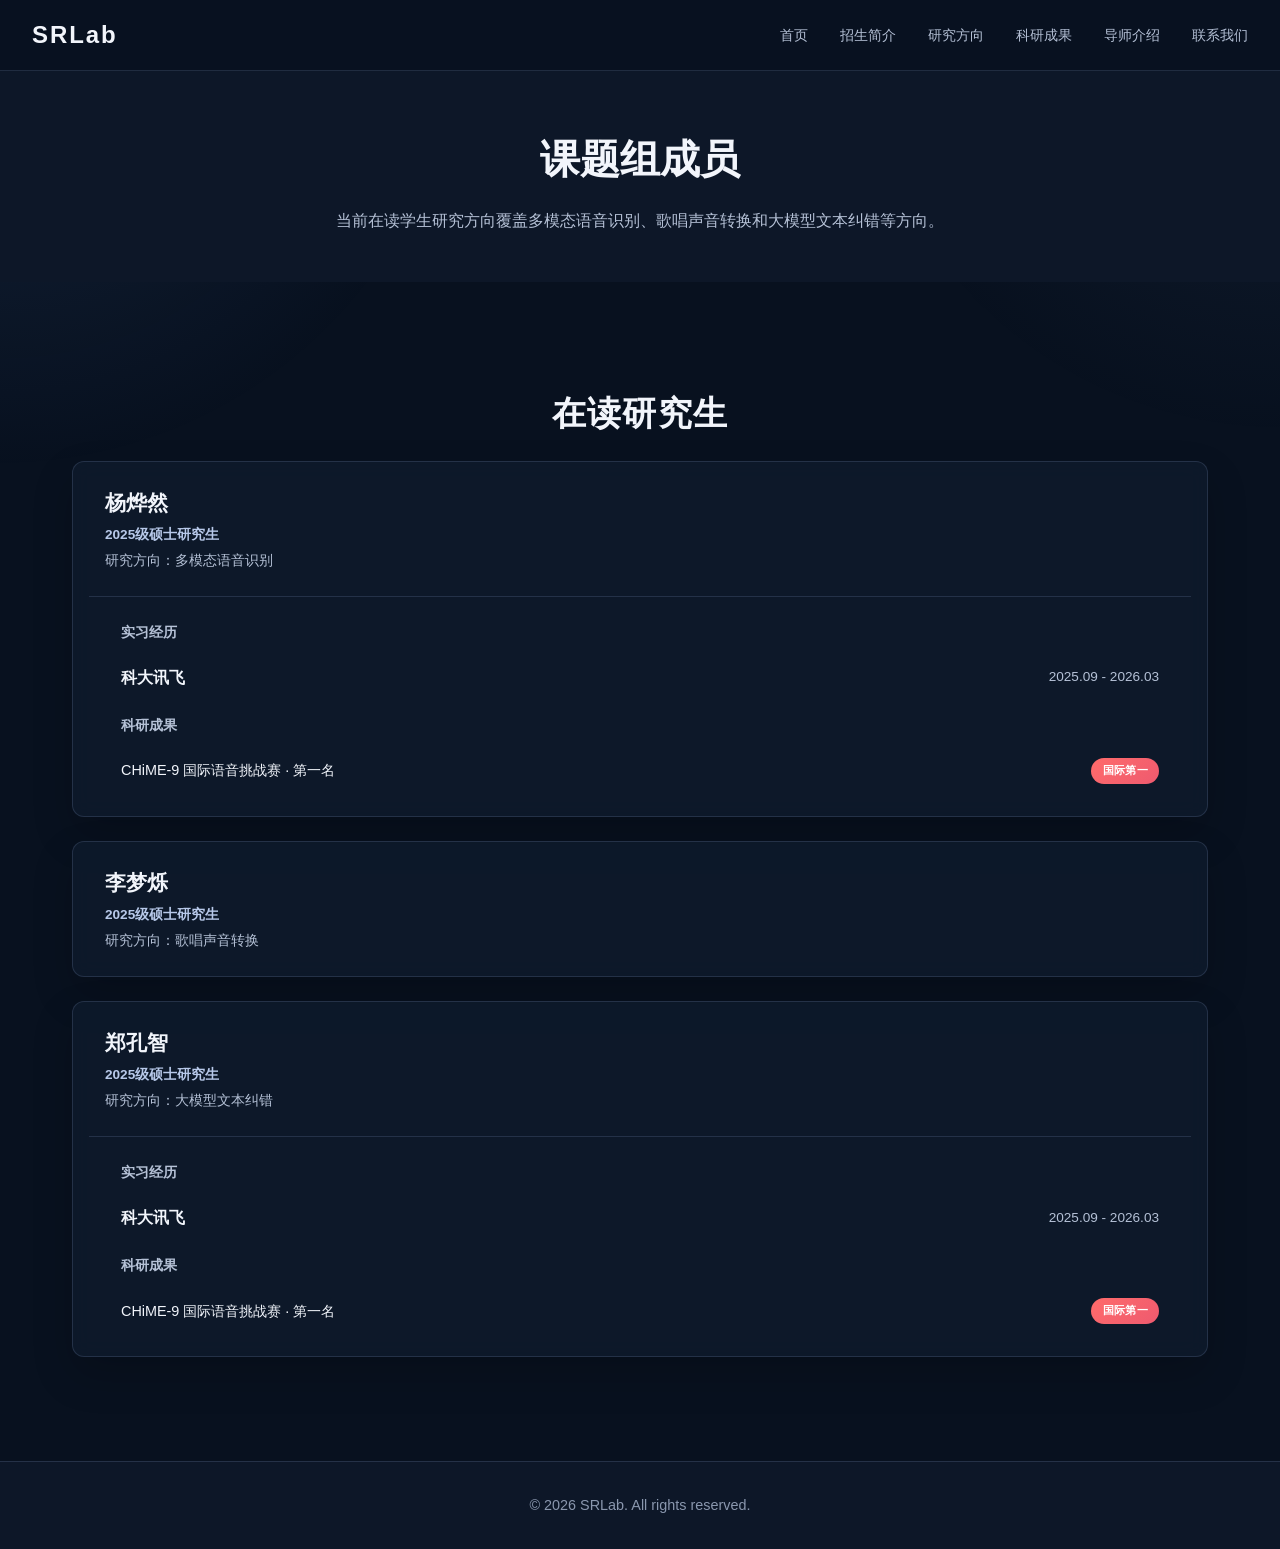
<file: members.html>
<!DOCTYPE html>
<html lang="zh-CN">
<head>
    <meta charset="UTF-8">
    <meta name="viewport" content="width=device-width, initial-scale=1.0">
    <title>课题组成员 - SRLab</title>
    <link rel="stylesheet" href="css/style.css">
</head>
<body>
    <nav class="navbar" id="navbar">
        <div class="nav-brand">SRLab</div>
        <button class="nav-toggle" id="navToggle" aria-label="Toggle navigation">
            <span></span><span></span><span></span>
        </button>
        <ul class="nav-links" id="navLinks">
            <li><a href="index.html">首页</a></li>
            <li><a href="admissions.html">招生简介</a></li>
            <li><a href="index.html#research">研究方向</a></li>
            <li><a href="index.html#achievements">科研成果</a></li>
            <li><a href="advisor.html">导师介绍</a></li>
            <li><a href="index.html#contact">联系我们</a></li>
        </ul>
    </nav>

    <div class="page-header">
        <h1>课题组成员</h1>
        <p>当前在读学生研究方向覆盖多模态语音识别、歌唱声音转换和大模型文本纠错等方向。</p>
    </div>

    <section class="section">
        <div class="container">
            <h2 class="section-title">在读研究生</h2>
            <div class="student-list">

                <div class="student-card">
                    <div class="student-header">
                        <div class="student-basic">
                            <h3>杨烨然</h3>
                            <p class="student-grade">2025级硕士研究生</p>
                            <p class="student-direction">研究方向：多模态语音识别</p>
                        </div>
                    </div>
                    <div class="student-body">
                        <h4>实习经历</h4>
                        <div class="experience-item">
                            <span class="experience-company">科大讯飞</span>
                            <span class="experience-period">2025.09 - 2026.03</span>
                        </div>
                        <h4>科研成果</h4>
                        <ul class="student-achievements">
                            <li>
                                <span class="achievement-text">CHiME-9 国际语音挑战赛 · 第一名</span>
                                <span class="pub-badge ccf-a">国际第一</span>
                            </li>
                        </ul>
                    </div>
                </div>

                <div class="student-card">
                    <div class="student-header">
                        <div class="student-basic">
                            <h3>李梦烁</h3>
                            <p class="student-grade">2025级硕士研究生</p>
                            <p class="student-direction">研究方向：歌唱声音转换</p>
                        </div>
                    </div>
                </div>

                <div class="student-card">
                    <div class="student-header">
                        <div class="student-basic">
                            <h3>郑孔智</h3>
                            <p class="student-grade">2025级硕士研究生</p>
                            <p class="student-direction">研究方向：大模型文本纠错</p>
                        </div>
                    </div>
                    <div class="student-body">
                        <h4>实习经历</h4>
                        <div class="experience-item">
                            <span class="experience-company">科大讯飞</span>
                            <span class="experience-period">2025.09 - 2026.03</span>
                        </div>
                        <h4>科研成果</h4>
                        <ul class="student-achievements">
                            <li>
                                <span class="achievement-text">CHiME-9 国际语音挑战赛 · 第一名</span>
                                <span class="pub-badge ccf-a">国际第一</span>
                            </li>
                        </ul>
                    </div>
                </div>

            </div>
        </div>
    </section>

    <footer class="footer">
        <p>&copy; 2026 SRLab. All rights reserved.</p>
    </footer>

    <script src="js/main.js"></script>
</body>
</html>
</file>
<file: css/style.css>
* {
    margin: 0;
    padding: 0;
    box-sizing: border-box;
}

:root {
    --bg-primary: #08111f;
    --bg-secondary: #0d1728;
    --bg-tertiary: #111f34;
    --accent-start: #5b84d7;
    --accent-end: #88a7dd;
    --accent-strong: #b8c9ea;
    --text-primary: #f2f5fb;
    --text-secondary: #b5c1d6;
    --text-muted: #8a97ae;
    --card-bg: rgba(16, 28, 47, 0.72);
    --card-border: rgba(143, 167, 209, 0.18);
    --card-shadow: 0 18px 40px rgba(0, 0, 0, 0.18);
}

html {
    scroll-behavior: smooth;
}

body {
    font-family: "Noto Sans SC", "Microsoft YaHei", "PingFang SC", "Segoe UI", sans-serif;
    background: var(--bg-primary);
    color: var(--text-primary);
    line-height: 1.6;
    overflow-x: hidden;
    position: relative;
}

body::before {
    content: "";
    position: fixed;
    inset: 0;
    pointer-events: none;
    background:
        radial-gradient(circle at top left, rgba(91, 132, 215, 0.14), transparent 30%),
        radial-gradient(circle at top right, rgba(136, 167, 221, 0.08), transparent 28%);
    z-index: -1;
}

.container {
    max-width: 1200px;
    margin: 0 auto;
    padding: 0 2rem;
}

/* Navbar */
.navbar {
    position: fixed;
    top: 0;
    left: 0;
    right: 0;
    z-index: 1000;
    display: flex;
    align-items: center;
    justify-content: space-between;
    padding: 1rem 2rem;
    background: rgba(8, 17, 31, 0.82);
    backdrop-filter: blur(18px);
    border-bottom: 1px solid var(--card-border);
    transition: background 0.3s;
}

.nav-brand {
    font-size: 1.5rem;
    font-weight: 700;
    color: var(--text-primary);
    letter-spacing: 0.08em;
}

.nav-links {
    display: flex;
    list-style: none;
    gap: 2rem;
}

.nav-links a {
    color: var(--text-secondary);
    text-decoration: none;
    font-size: 0.9rem;
    transition: color 0.3s;
}

.nav-links a:hover,
.nav-links a.active {
    color: var(--text-primary);
}

.nav-toggle {
    display: none;
    flex-direction: column;
    gap: 5px;
    background: none;
    border: none;
    cursor: pointer;
}

.nav-toggle span {
    width: 24px;
    height: 2px;
    background: var(--text-primary);
    transition: 0.3s;
}

/* Hero */
.hero {
    position: relative;
    height: 100vh;
    display: flex;
    align-items: center;
    justify-content: center;
    overflow: hidden;
    min-height: 720px;
}

#waveCanvas {
    position: absolute;
    top: 0;
    left: 0;
    width: 100%;
    height: 100%;
    opacity: 0.4;
}

.hero-content {
    position: relative;
    text-align: center;
    z-index: 1;
    width: min(900px, calc(100% - 3rem));
    padding: 3rem 0;
}

.hero-kicker {
    margin-bottom: 1rem;
    color: var(--accent-strong);
    letter-spacing: 0.18em;
    text-transform: uppercase;
    font-size: 0.78rem;
}

.hero-title {
    font-family: Georgia, "Times New Roman", serif;
    font-size: clamp(4.2rem, 9vw, 5.8rem);
    font-weight: 800;
    color: var(--text-primary);
    letter-spacing: 0.04em;
    margin-bottom: 0.5rem;
}

.hero-subtitle {
    font-size: 1.25rem;
    color: var(--accent-strong);
    margin-bottom: 1.2rem;
    letter-spacing: 0.14em;
    text-transform: uppercase;
}

.hero-desc {
    max-width: 720px;
    margin: 0 auto 2.25rem;
    font-size: 1.08rem;
    color: var(--text-secondary);
    line-height: 1.9;
}

.hero-btn {
    display: inline-block;
    padding: 0.9rem 2rem;
    background: rgba(91, 132, 215, 0.16);
    color: var(--text-primary);
    text-decoration: none;
    border: 1px solid rgba(143, 167, 209, 0.28);
    border-radius: 999px;
    font-weight: 600;
    transition: transform 0.3s, background 0.3s, border-color 0.3s;
}

.hero-btn:hover {
    transform: translateY(-2px);
    background: rgba(91, 132, 215, 0.24);
    border-color: rgba(184, 201, 234, 0.4);
}

.hero-actions {
    display: flex;
    justify-content: center;
    gap: 1rem;
    flex-wrap: wrap;
}

.hero-btn-secondary {
    background: transparent;
    border: 1px solid rgba(143, 167, 209, 0.28);
}

/* Sections */
.section {
    padding: 6.5rem 0;
}

.section-alt {
    background: var(--bg-secondary);
}

.section-title {
    text-align: center;
    font-family: "Noto Serif SC", "Source Han Serif SC", "Songti SC", serif;
    font-size: 2.15rem;
    margin-bottom: 1.25rem;
    color: var(--text-primary);
    letter-spacing: 0.04em;
}

.section-intro {
    max-width: 760px;
    margin: 0 auto 2.75rem;
    text-align: center;
    color: var(--text-secondary);
    line-height: 1.9;
    font-size: 0.98rem;
}

/* Research Cards */
.research-grid {
    display: grid;
    grid-template-columns: repeat(auto-fit, minmax(300px, 1fr));
    gap: 1.5rem;
}

.card {
    background: var(--card-bg);
    border: 1px solid var(--card-border);
    border-radius: 12px;
    padding: 2rem;
    backdrop-filter: blur(10px);
    box-shadow: var(--card-shadow);
    transition: transform 0.3s, border-color 0.3s;
    opacity: 0;
    transform: translateY(30px);
    border-top: 3px solid rgba(136, 167, 221, 0.35);
}

.card.visible {
    opacity: 1;
    transform: translateY(0);
    transition: opacity 0.6s, transform 0.6s;
}

.card:hover {
    transform: translateY(-5px);
    border-color: var(--accent-start);
}

.card h3 {
    font-size: 1.2rem;
    margin-bottom: 0.8rem;
    color: var(--text-primary);
}

.card p {
    color: var(--text-secondary);
    font-size: 0.94rem;
    line-height: 1.8;
}

/* Team */
.team-category {
    color: var(--text-secondary);
    font-size: 1.1rem;
    margin-bottom: 1.5rem;
    margin-top: 2rem;
    padding-left: 1rem;
    border-left: 3px solid var(--accent-start);
}

.team-grid {
    display: grid;
    grid-template-columns: repeat(auto-fit, minmax(200px, 1fr));
    gap: 1.5rem;
    margin-bottom: 1rem;
}

.member-card {
    background: var(--card-bg);
    border: 1px solid var(--card-border);
    border-radius: 16px;
    padding: 1.5rem;
    text-align: center;
    backdrop-filter: blur(10px);
    transition: transform 0.3s;
    opacity: 0;
    transform: translateY(30px);
}

.member-card.visible {
    opacity: 1;
    transform: translateY(0);
    transition: opacity 0.6s, transform 0.6s;
}

.member-card:hover {
    transform: translateY(-3px);
}

.member-avatar {
    width: 70px;
    height: 70px;
    border-radius: 50%;
    background: linear-gradient(135deg, rgba(91, 132, 215, 0.9), rgba(136, 167, 221, 0.85));
    display: flex;
    align-items: center;
    justify-content: center;
    margin: 0 auto 1rem;
    font-size: 1.5rem;
    font-weight: 700;
}

.member-card h4 {
    margin-bottom: 0.3rem;
}

.member-role {
    color: var(--accent-strong);
    font-size: 0.8rem;
    margin-bottom: 0.3rem;
}

.member-interest {
    color: var(--text-secondary);
    font-size: 0.85rem;
}

.member-card.featured {
    grid-column: span 2;
    background: linear-gradient(135deg, rgba(67, 97, 238, 0.1), rgba(114, 9, 183, 0.1));
}

.member-links {
    margin-top: 0.8rem;
    display: flex;
    gap: 0.8rem;
    justify-content: center;
}

.section-links {
    margin-top: 1.4rem;
}

.member-links a {
    color: var(--text-primary);
    text-decoration: none;
    font-size: 0.85rem;
    padding: 0.45rem 0.95rem;
    border: 1px solid rgba(143, 167, 209, 0.28);
    border-radius: 999px;
    background: rgba(91, 132, 215, 0.1);
    transition: all 0.3s;
}

.member-links a:hover {
    background: rgba(91, 132, 215, 0.2);
    border-color: rgba(184, 201, 234, 0.4);
}

.team-intro {
    background: var(--card-bg);
    border: 1px solid var(--card-border);
    border-radius: 12px;
    padding: 2rem;
    margin: 2rem 0;
    backdrop-filter: blur(10px);
    box-shadow: var(--card-shadow);
}

.team-intro h4 {
    color: var(--accent-start);
    margin-bottom: 1rem;
    font-size: 1.1rem;
}

.team-intro p {
    color: var(--text-secondary);
    line-height: 1.8;
    margin-bottom: 0.8rem;
}

/* Achievements */
.achievement-list {
    max-width: 900px;
    margin: 0 auto;
}

.achievement-item {
    background: var(--card-bg);
    border: 1px solid var(--card-border);
    border-radius: 12px;
    padding: 2rem;
    margin-bottom: 2rem;
    backdrop-filter: blur(10px);
    box-shadow: var(--card-shadow);
    display: flex;
    gap: 2rem;
    align-items: flex-start;
    transition: transform 0.3s, border-color 0.3s;
}

.achievement-item:hover {
    transform: translateY(-3px);
    border-color: var(--accent-start);
}

.achievement-item.highlight {
    border-color: rgba(136, 167, 221, 0.3);
    background: rgba(16, 28, 47, 0.82);
}

.achievement-badge {
    flex-shrink: 0;
    width: 80px;
    height: 80px;
    border-radius: 12px;
    background: rgba(91, 132, 215, 0.14);
    border: 1px solid rgba(143, 167, 209, 0.25);
    display: flex;
    align-items: center;
    justify-content: center;
    font-size: 1.5rem;
    font-weight: 800;
    color: var(--accent-strong);
}

.achievement-content h3 {
    font-size: 1.3rem;
    margin-bottom: 0.5rem;
    color: var(--text-primary);
}

.achievement-year {
    color: var(--accent-strong);
    font-weight: 600;
    font-size: 0.9rem;
    margin-bottom: 0.8rem;
}

.achievement-desc {
    color: var(--text-secondary);
    line-height: 1.8;
    margin-bottom: 1rem;
}

.achievement-tags {
    display: flex;
    gap: 0.5rem;
    flex-wrap: wrap;
}

.achievement-tags span {
    background: rgba(255, 255, 255, 0.03);
    border: 1px solid var(--card-border);
    padding: 0.3rem 0.8rem;
    border-radius: 999px;
    font-size: 0.8rem;
    color: var(--text-secondary);
}

/* Academic Resources */
.resources-intro {
    text-align: center;
    max-width: 800px;
    margin: 0 auto 3rem;
    color: var(--text-secondary);
    line-height: 1.8;
}

.resources-grid {
    display: grid;
    grid-template-columns: repeat(auto-fit, minmax(350px, 1fr));
    gap: 2rem;
    margin-bottom: 3rem;
}

.resource-category {
    background: var(--card-bg);
    border: 1px solid var(--card-border);
    border-radius: 12px;
    padding: 2rem;
    backdrop-filter: blur(10px);
    box-shadow: var(--card-shadow);
}

.resource-category h3 {
    font-size: 1.3rem;
    margin-bottom: 1.5rem;
    color: var(--text-primary);
}

.resource-list {
    display: flex;
    flex-direction: column;
    gap: 1rem;
}

.resource-item {
    padding: 1rem;
    background: rgba(255, 255, 255, 0.02);
    border: 1px solid rgba(143, 167, 209, 0.08);
    border-radius: 10px;
    transition: background 0.3s, border-color 0.3s;
}

.resource-item:hover {
    background: rgba(255, 255, 255, 0.05);
    border-color: rgba(143, 167, 209, 0.18);
}

.resource-name {
    font-weight: 700;
    font-size: 1rem;
    margin-bottom: 0.3rem;
    color: var(--text-primary);
}

.resource-desc {
    font-size: 0.85rem;
    color: var(--text-secondary);
    margin-bottom: 0.5rem;
    line-height: 1.4;
}

.resource-note {
    display: inline-block;
    font-size: 0.75rem;
    color: var(--accent-strong);
    margin-left: 0.5rem;
}

.resources-note {
    background: rgba(16, 28, 47, 0.78);
    border-left: 4px solid rgba(136, 167, 221, 0.6);
    padding: 1.5rem 2rem;
    border-radius: 12px;
}

.resources-note h4 {
    color: var(--text-primary);
    margin-bottom: 0.8rem;
    font-size: 1.1rem;
}

.resources-note p {
    color: var(--text-secondary);
    line-height: 1.8;
}

/* Publications */
.pub-author-section {
    margin-bottom: 3rem;
}

.pub-author-header {
    background: rgba(16, 28, 47, 0.76);
    border-left: 4px solid rgba(136, 167, 221, 0.6);
    padding: 1.5rem 2rem;
    border-radius: 12px;
    margin-bottom: 2rem;
}

.pub-author-header h3 {
    font-size: 1.5rem;
    margin-bottom: 0.3rem;
    color: var(--text-primary);
}

.pub-author-header p {
    color: var(--text-secondary);
    font-size: 0.9rem;
}

.pub-category {
    margin-bottom: 2.5rem;
}

.pub-category h4 {
    font-size: 1.2rem;
    color: var(--text-primary);
    margin-bottom: 1.5rem;
    padding-left: 1rem;
    border-left: 3px solid var(--accent-start);
}

.pub-list {
    list-style: none;
}

.pub-item {
    background: var(--card-bg);
    border: 1px solid var(--card-border);
    border-radius: 12px;
    padding: 1.5rem;
    margin-bottom: 1rem;
    backdrop-filter: blur(10px);
    box-shadow: var(--card-shadow);
    transition: transform 0.3s, border-color 0.3s;
    opacity: 0;
    transform: translateY(20px);
}

.pub-item.visible {
    opacity: 1;
    transform: translateY(0);
    transition: opacity 0.5s, transform 0.5s;
}

.pub-item:hover {
    transform: translateY(-3px);
    border-color: var(--accent-start);
}

.pub-main {
    display: flex;
    flex-direction: column;
    gap: 0.5rem;
}

.pub-title {
    font-weight: 600;
    font-size: 1rem;
    line-height: 1.5;
    color: var(--text-primary);
    text-decoration: none;
    transition: color 0.3s;
}

a.pub-title:hover {
    color: var(--accent-strong);
    text-decoration: underline;
}

.pub-authors {
    color: var(--text-secondary);
    font-size: 0.85rem;
}

.pub-meta {
    display: flex;
    align-items: center;
    gap: 0.8rem;
    flex-wrap: wrap;
    margin-top: 0.3rem;
}

.pub-venue {
    display: inline-block;
    background: rgba(91, 132, 215, 0.14);
    color: var(--accent-strong);
    font-size: 0.75rem;
    padding: 0.25rem 0.7rem;
    border: 1px solid rgba(143, 167, 209, 0.2);
    border-radius: 999px;
    font-weight: 600;
}

.pub-badge {
    display: inline-block;
    padding: 0.25rem 0.7rem;
    border-radius: 20px;
    font-size: 0.7rem;
    font-weight: 700;
    letter-spacing: 0.3px;
}

.pub-badge.ccf-a {
    background: linear-gradient(135deg, #ff6b6b, #ee5a6f);
    color: white;
}

.pub-badge.ccf-b {
    background: linear-gradient(135deg, #4facfe, #00f2fe);
    color: white;
}

.pub-badge.ccf-c {
    background: linear-gradient(135deg, #43e97b, #38f9d7);
    color: white;
}

.pub-badge.sci-1 {
    background: linear-gradient(135deg, #fa709a, #fee140);
    color: white;
}

.pub-badge.sci-2 {
    background: linear-gradient(135deg, #a8edea, #fed6e3);
    color: #333;
}

.pub-badge.sci-3 {
    background: linear-gradient(135deg, #ffecd2, #fcb69f);
    color: #333;
}

.pub-badge.sci-4 {
    background: linear-gradient(135deg, #e0c3fc, #8ec5fc);
    color: white;
}

/* Contact */
.contact-grid {
    display: grid;
    grid-template-columns: 1fr 1fr;
    gap: 2rem;
    align-items: start;
}

.contact-item {
    margin-bottom: 1.5rem;
}

.contact-label {
    display: block;
    color: var(--accent-strong);
    font-weight: 600;
    margin-bottom: 0.3rem;
    font-size: 0.9rem;
}

.contact-item p {
    color: var(--text-secondary);
    line-height: 1.8;
}

.contact-item a {
    color: var(--text-secondary);
    text-decoration: none;
}

.contact-item a:hover {
    color: var(--accent-strong);
}

.map-placeholder {
    background: var(--card-bg);
    border: 1px solid var(--card-border);
    border-radius: 12px;
    height: 250px;
    display: flex;
    align-items: center;
    justify-content: center;
    color: var(--text-secondary);
    text-align: center;
    box-shadow: var(--card-shadow);
}

/* Page Header (sub pages) */
.page-header {
    padding: 8rem 2rem 3rem;
    text-align: center;
    background: var(--bg-secondary);
}

.page-header h1 {
    font-family: "Noto Serif SC", "Source Han Serif SC", "Songti SC", serif;
    font-size: 2.5rem;
    color: var(--text-primary);
}

.page-header p {
    max-width: 760px;
    margin: 1rem auto 0;
    color: var(--text-secondary);
}

.section-lead {
    max-width: 860px;
    margin: 0 auto 3rem;
    text-align: center;
    color: var(--text-secondary);
    line-height: 1.9;
    font-size: 0.98rem;
}

.admission-grid {
    display: grid;
    grid-template-columns: repeat(auto-fit, minmax(280px, 1fr));
    gap: 1.5rem;
    margin-bottom: 2rem;
}

.admission-card {
    background: var(--card-bg);
    border: 1px solid var(--card-border);
    border-radius: 12px;
    padding: 2rem;
    backdrop-filter: blur(10px);
    box-shadow: var(--card-shadow);
}

.admission-card h3 {
    margin-bottom: 1rem;
    font-size: 1.2rem;
    color: var(--text-primary);
}

.admission-card p,
.admission-card li {
    color: var(--text-secondary);
}

.admission-card ul {
    list-style: none;
    display: grid;
    gap: 0.75rem;
}

.admission-card li::before {
    content: "·";
    color: var(--accent-strong);
    margin-right: 0.5rem;
}

.admission-highlight {
    margin: 2rem auto 0;
    max-width: 960px;
    padding: 2rem;
    background: rgba(16, 28, 47, 0.82);
    border: 1px solid rgba(143, 167, 209, 0.22);
    border-radius: 12px;
    box-shadow: var(--card-shadow);
}

.admission-highlight h3 {
    margin-bottom: 1rem;
    font-size: 1.35rem;
}

.admission-highlight p {
    color: var(--text-secondary);
    line-height: 1.9;
}

.faq-list {
    max-width: 960px;
    margin: 0 auto;
    display: grid;
    gap: 1rem;
}

.faq-item {
    background: var(--card-bg);
    border: 1px solid var(--card-border);
    border-radius: 12px;
    padding: 1.5rem 1.75rem;
    backdrop-filter: blur(10px);
    box-shadow: var(--card-shadow);
}

.faq-item h3 {
    margin-bottom: 0.6rem;
    font-size: 1.05rem;
    color: var(--text-primary);
}

.faq-item p {
    color: var(--text-secondary);
    line-height: 1.8;
}

/* Team Overview (index) */
.team-overview {
    display: grid;
    grid-template-columns: 1fr 1fr;
    gap: 2rem;
}

.team-overview-card {
    background: var(--card-bg);
    border: 1px solid var(--card-border);
    border-radius: 16px;
    padding: 2rem;
    text-align: center;
    backdrop-filter: blur(10px);
    transition: transform 0.3s;
}

.team-overview-card:hover {
    transform: translateY(-3px);
}

.team-overview-stat {
    font-size: 3rem;
    font-weight: 800;
    background: linear-gradient(135deg, var(--accent-start), var(--accent-end));
    -webkit-background-clip: text;
    -webkit-text-fill-color: transparent;
    background-clip: text;
    margin-bottom: 0.5rem;
}

.card-link {
    display: inline-block;
    margin-top: 1rem;
    color: var(--accent-strong);
    text-decoration: none;
    font-size: 0.9rem;
    font-weight: 600;
    transition: color 0.3s;
}

.card-link:hover {
    color: var(--text-primary);
}

/* Advisor Profile */
.advisor-profile {
    margin-bottom: 2rem;
}

.advisor-info {
    background: var(--card-bg);
    border: 1px solid var(--card-border);
    border-radius: 12px;
    padding: 2rem;
    backdrop-filter: blur(10px);
    box-shadow: var(--card-shadow);
}

.advisor-detail h2 {
    font-size: 2rem;
    margin-bottom: 0.5rem;
}

.advisor-title {
    color: var(--accent-strong);
    font-size: 1rem;
    margin-bottom: 0.8rem;
}

.advisor-meta {
    display: flex;
    flex-direction: column;
    gap: 0.3rem;
    color: var(--text-secondary);
    font-size: 0.9rem;
    margin-bottom: 1rem;
}

.advisor-summary {
    color: var(--text-secondary);
    line-height: 1.9;
    margin-top: 1rem;
}

/* Project List */
.project-list {
    list-style: none;
}

.project-item {
    display: flex;
    gap: 1.5rem;
    align-items: flex-start;
    background: var(--card-bg);
    border: 1px solid var(--card-border);
    border-radius: 12px;
    padding: 1.5rem;
    margin-bottom: 1rem;
    backdrop-filter: blur(10px);
    box-shadow: var(--card-shadow);
}

.project-status {
    flex-shrink: 0;
    padding: 0.25rem 0.7rem;
    border-radius: 20px;
    font-size: 0.75rem;
    font-weight: 700;
}

.project-status.ongoing {
    background: rgba(91, 132, 215, 0.16);
    color: var(--accent-strong);
    border: 1px solid rgba(143, 167, 209, 0.2);
}

.project-status.finished {
    background: rgba(255, 255, 255, 0.05);
    color: var(--text-secondary);
    border: 1px solid var(--card-border);
}

.project-content h4 {
    margin-bottom: 0.4rem;
    font-size: 1rem;
}

.project-content p {
    color: var(--text-secondary);
    font-size: 0.85rem;
    margin-bottom: 0.3rem;
}

.project-period {
    color: var(--accent-strong);
    font-size: 0.8rem;
    font-weight: 600;
}

/* Patent List */
.patent-list {
    list-style: none;
}

/* Student Cards */
.student-list {
    display: flex;
    flex-direction: column;
    gap: 1.5rem;
}

.student-card {
    background: var(--card-bg);
    border: 1px solid var(--card-border);
    border-radius: 12px;
    overflow: hidden;
    backdrop-filter: blur(10px);
    box-shadow: var(--card-shadow);
    transition: transform 0.3s, border-color 0.3s;
}

.student-card:hover {
    transform: translateY(-3px);
    border-color: var(--accent-start);
}

.student-header {
    padding: 1.5rem 2rem;
}

.student-basic h3 {
    font-size: 1.3rem;
    margin-bottom: 0.3rem;
}

.student-grade {
    color: var(--accent-strong);
    font-size: 0.85rem;
    font-weight: 600;
    margin-bottom: 0.2rem;
}

.student-direction {
    color: var(--text-secondary);
    font-size: 0.9rem;
}

.student-body {
    padding: 0 2rem 1.5rem;
    border-top: 1px solid var(--card-border);
    padding-top: 1.5rem;
    margin: 0 1rem;
}

.student-body h4 {
    font-size: 0.9rem;
    color: var(--text-secondary);
    margin-bottom: 0.8rem;
    margin-top: 1rem;
}

.student-body h4:first-child {
    margin-top: 0;
}

.experience-item {
    display: flex;
    justify-content: space-between;
    align-items: center;
    padding: 0.5rem 0;
}

.experience-company {
    font-weight: 600;
    color: var(--text-primary);
}

.experience-period {
    color: var(--text-secondary);
    font-size: 0.85rem;
}

.student-achievements {
    list-style: none;
}

.student-achievements li {
    display: flex;
    justify-content: space-between;
    align-items: center;
    padding: 0.5rem 0;
}

.achievement-text {
    color: var(--text-primary);
    font-size: 0.9rem;
}

/* Footer */
.footer {
    background: var(--bg-secondary);
    text-align: center;
    padding: 2rem;
    color: var(--text-muted);
    font-size: 0.9rem;
    border-top: 1px solid var(--card-border);
}

/* Responsive */
@media (max-width: 768px) {
    .nav-links {
        position: fixed;
        top: 60px;
        left: 0;
        right: 0;
        flex-direction: column;
        background: rgba(8, 17, 31, 0.95);
        backdrop-filter: blur(20px);
        padding: 2rem;
        gap: 1rem;
        transform: translateY(-100%);
        opacity: 0;
        transition: transform 0.3s, opacity 0.3s;
    }

    .nav-links.active {
        transform: translateY(0);
        opacity: 1;
    }

    .nav-toggle {
        display: flex;
    }

    .hero-title {
        font-size: 3rem;
    }

    .hero-subtitle {
        font-size: 1rem;
    }

    .hero-desc {
        font-size: 1rem;
    }

    .section-title {
        font-size: 1.8rem;
    }

    .hero-actions {
        flex-direction: column;
        align-items: center;
    }

    .hero-btn {
        width: min(280px, 100%);
    }

    .research-grid {
        grid-template-columns: 1fr;
    }

    .resources-grid {
        grid-template-columns: 1fr;
    }

    .team-grid {
        grid-template-columns: repeat(auto-fit, minmax(150px, 1fr));
    }

    .member-card.featured {
        grid-column: span 1;
    }

    .achievement-item {
        flex-direction: column;
        align-items: center;
        text-align: center;
    }

    .pub-meta {
        flex-direction: column;
        align-items: flex-start;
        gap: 0.5rem;
    }

    .pub-author-header {
        padding: 1rem 1.5rem;
    }

    .team-overview {
        grid-template-columns: 1fr;
    }

    .advisor-info {
        padding: 1.5rem;
    }

    .advisor-meta {
        align-items: center;
    }

    .member-links {
        justify-content: center;
    }

    .project-item {
        flex-direction: column;
        gap: 0.8rem;
    }

    .student-header {
        text-align: left;
    }

    .experience-item,
    .student-achievements li {
        flex-direction: column;
        align-items: flex-start;
        gap: 0.3rem;
    }

    .contact-grid {
        grid-template-columns: 1fr;
    }

    .section {
        padding: 4rem 0;
    }
}
</file>
